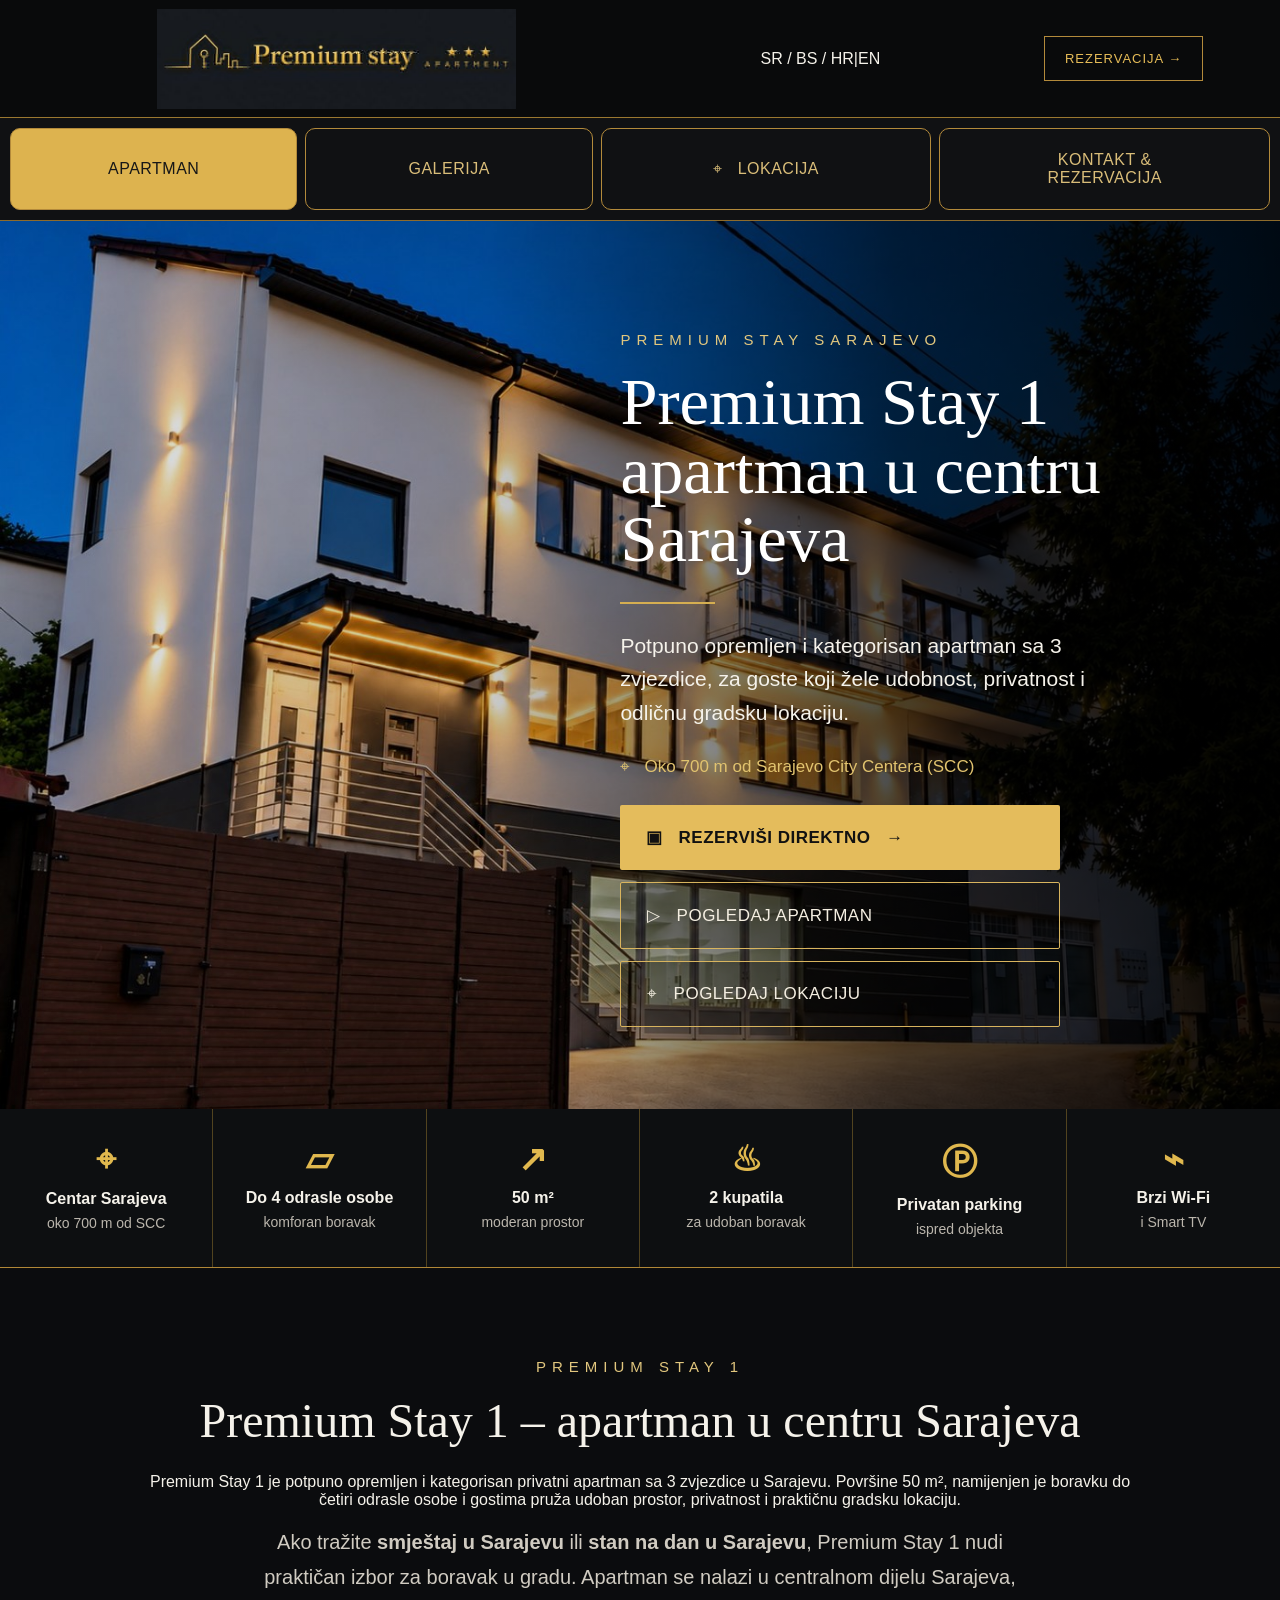
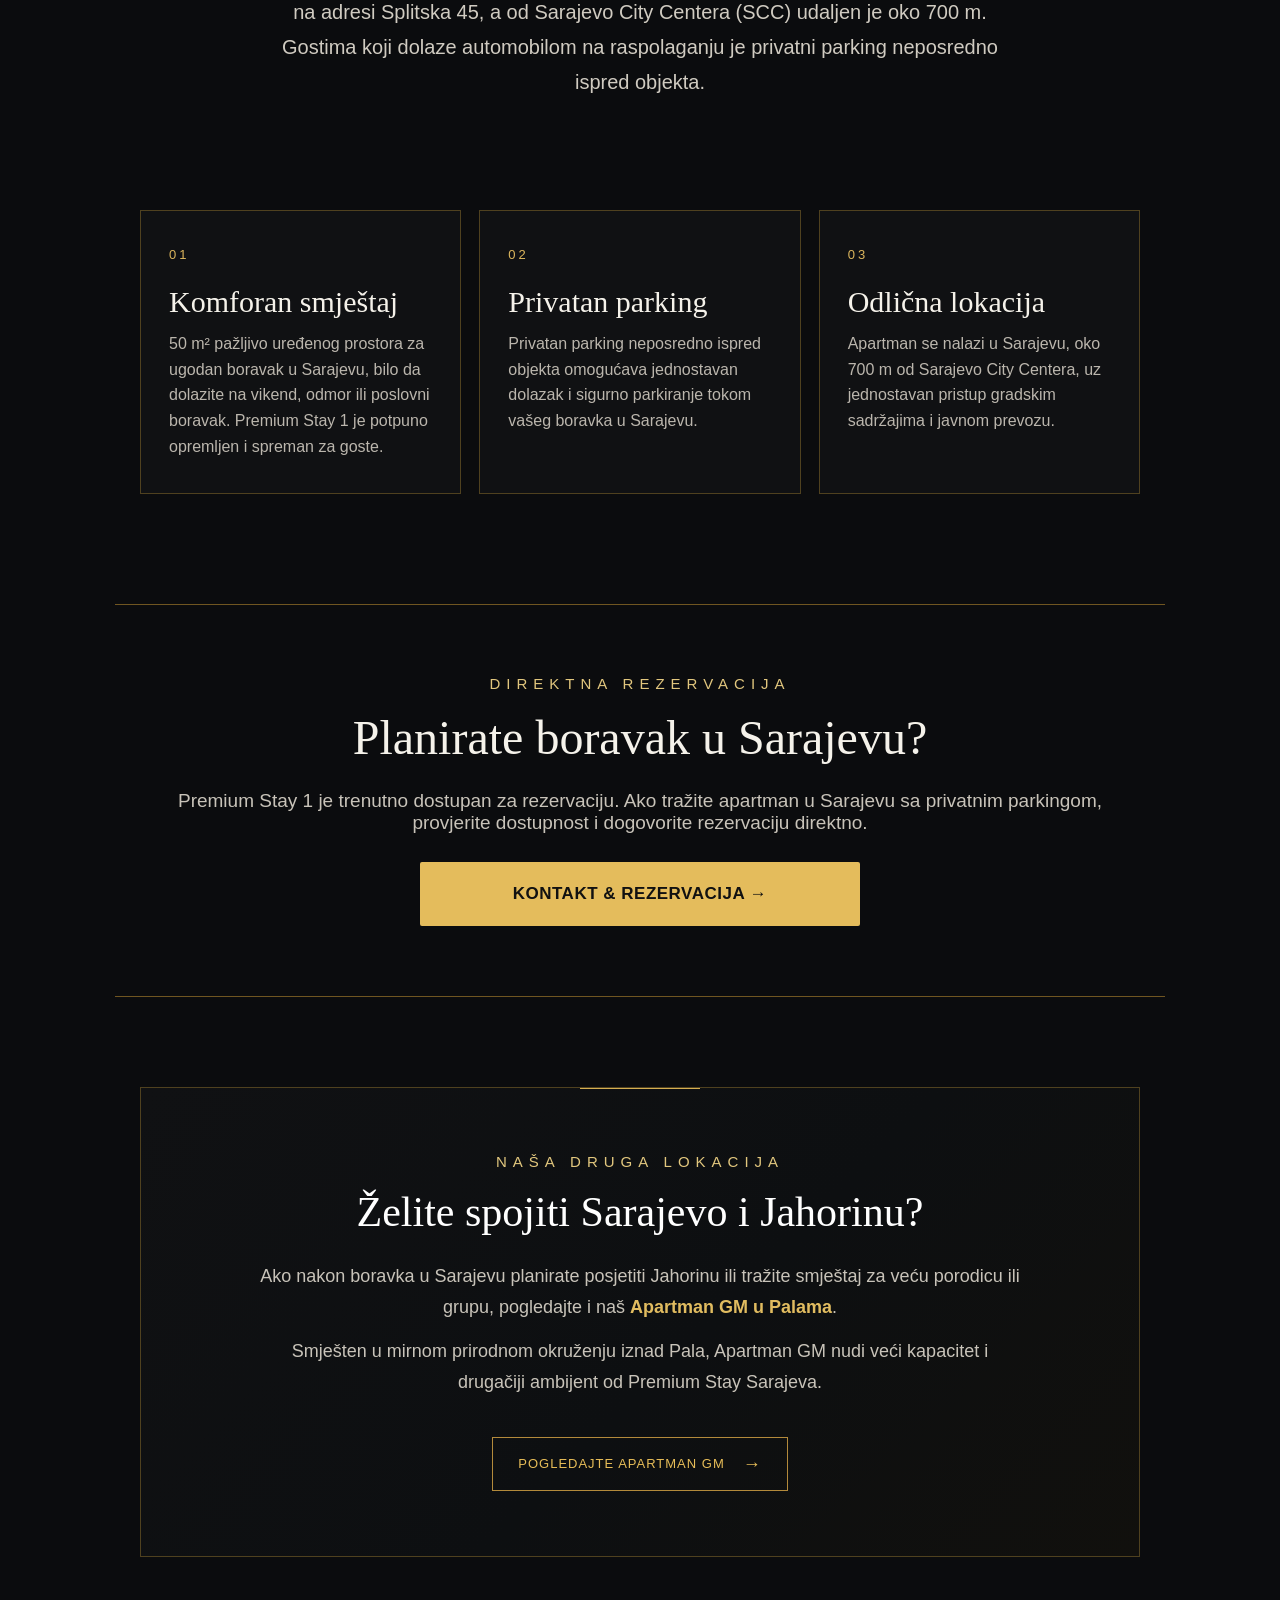
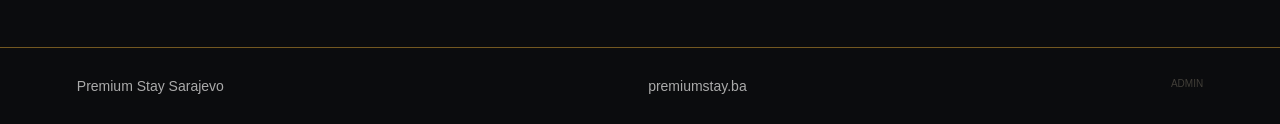
<file: index.html>
<!doctype html>
<html lang="bs">
<head>
<meta charset="utf-8">
<meta name="viewport" content="width=device-width,initial-scale=1">

<title>Apartman Sarajevo centar sa parkingom | Premium Stay</title>

<meta name="description" content="Tražite apartman u Sarajevu? Premium Stay 1 je kategorisan apartman sa 3 zvjezdice, 50 m², za do 4 odrasle osobe, 2 kupatila i privatnim parkingom, oko 700 m od SCC-a.">

<meta name="robots" content="index,follow">
<link rel="canonical" href="https://premiumstay.ba/">
<link rel="alternate" hreflang="sr" href="https://premiumstay.ba/">
<link rel="alternate" hreflang="bs" href="https://premiumstay.ba/">
<link rel="alternate" hreflang="hr" href="https://premiumstay.ba/">
<link rel="alternate" hreflang="en" href="https://premiumstay.ba/index-en.html">
<link rel="alternate" hreflang="x-default" href="https://premiumstay.ba/">
<link rel="stylesheet" href="style.css">

<meta property="og:type" content="website">
<meta property="og:title" content="Apartman Sarajevo centar sa parkingom | Premium Stay">
<meta property="og:description" content="Premium Stay 1 – 50 m², do 4 odrasle osobe, 3 zvjezdice, privatni parking i odlična lokacija u Sarajevu, oko 700 m od SCC-a.">
<meta property="og:url" content="https://premiumstay.ba/">
<meta property="og:image" content="https://premiumstay.ba/hero.jpg">
<meta property="og:image:alt" content="Premium Stay 1 – moderan apartman u Sarajevu">

<script type="application/ld+json">
{
  "@context": "https://schema.org",
  "@type": "LodgingBusiness",
  "@id": "https://premiumstay.ba/#lodging",
  "name": "Premium Stay Sarajevo",
  "url": "https://premiumstay.ba/",
  "image": "https://premiumstay.ba/hero.jpg",
  "description": "Premium Stay Sarajevo – Premium Stay 1 je potpuno opremljen i kategorisan apartman sa 3 zvjezdice u Sarajevu. Apartman ima 50 m², kapacitet do 4 odrasle osobe, 2 kupatila, privatni parking, Wi-Fi i Smart TV.",
  "telephone": "+38765654123",
  "email": "premiumstay.sa@gmail.com",
  "address": {
    "@type": "PostalAddress",
    "streetAddress": "Splitska 45",
    "addressLocality": "Sarajevo",
    "postalCode": "71000",
    "addressCountry": "BA"
  },
  "hasMap": "https://www.google.com/maps/search/?api=1&query=Splitska%2045%2C%20Sarajevo%2C%20Bosnia%20and%20Herzegovina",
  "amenityFeature": [
    {"@type": "LocationFeatureSpecification","name": "Privatan parking","value": true},
    {"@type": "LocationFeatureSpecification","name": "Wi-Fi","value": true},
    {"@type": "LocationFeatureSpecification","name": "Smart TV","value": true},
    {"@type": "LocationFeatureSpecification","name": "2 kupatila","value": true}
  ],
  "starRating": {"@type": "Rating","ratingValue": "3"}
}
</script>
</head>
<body>

<header class="site-header">
<a class="brand" href="index.html" aria-label="Premium Stay Sarajevo – Premium Stay 1">
<img class="brand-logo" src="logo-header.jpg" alt="Premium Stay Sarajevo – Premium Stay 1">
</a>
<div class="lang-switch" aria-label="Jezik">
<a class="active" href="index.html">SR / BS / HR</a><span>|</span><a href="index-en.html">EN</a>
</div>
<a class="header-call" href="tel:+38765654123">REZERVACIJA →</a>
</header>

<nav class="tabs" aria-label="Glavna navigacija">
<a class="active" href="index.html">APARTMAN</a>
<a href="gallery.html">GALERIJA</a>
<a href="location.html">⌖ &nbsp; LOKACIJA</a>
<a href="contact.html">KONTAKT &amp;<br>REZERVACIJA</a>
</nav>

<main>
<section class="hero">
<img src="hero.jpg" alt="Premium Stay 1 – moderan apartman u Sarajevu sa privatnim parkingom">
<div class="hero-shade"></div>
<div class="hero-content">
<p class="eyebrow">PREMIUM STAY SARAJEVO</p>
<h1>Premium Stay 1<br>apartman u centru Sarajeva</h1>
<div class="gold-line"></div>
<p class="lead">Potpuno opremljen i kategorisan apartman sa 3 zvjezdice, za goste koji žele udobnost, privatnost i odličnu gradsku lokaciju.</p>
<p class="distance">⌖ &nbsp; Oko 700 m od Sarajevo City Centera (SCC)</p>
<div class="hero-actions">
<a class="btn primary" href="contact.html">▣ &nbsp; REZERVIŠI DIREKTNO &nbsp; →</a>
<a class="btn secondary" href="#apartman">▷ &nbsp; POGLEDAJ APARTMAN</a>
<a class="btn secondary" href="location.html">⌖ &nbsp; POGLEDAJ LOKACIJU</a>
</div>
</div>
</section>

<section class="facts" id="apartman">
<div><b>⌖</b><strong>Centar Sarajeva</strong><span>oko 700 m od SCC</span></div>
<div><b>▱</b><strong>Do 4 odrasle osobe</strong><span>komforan boravak</span></div>
<div><b>↗</b><strong>50 m²</strong><span>moderan prostor</span></div>
<div><b>♨</b><strong>2 kupatila</strong><span>za udoban boravak</span></div>
<div><b>Ⓟ</b><strong>Privatan parking</strong><span>ispred objekta</span></div>
<div><b>⌁</b><strong>Brzi Wi-Fi</strong><span>i Smart TV</span></div>
</section>

<section class="section intro">
<p class="eyebrow">PREMIUM STAY 1</p>
<h2>Premium Stay 1 – apartman u centru Sarajeva</h2>
<p>Premium Stay 1 je potpuno opremljen i kategorisan privatni apartman sa 3 zvjezdice u Sarajevu. Površine 50 m², namijenjen je boravku do četiri odrasle osobe i gostima pruža udoban prostor, privatnost i praktičnu gradsku lokaciju.</p>
<p>Ako tražite <strong>smještaj u Sarajevu</strong> ili <strong>stan na dan u Sarajevu</strong>, Premium Stay 1 nudi praktičan izbor za boravak u gradu. Apartman se nalazi u centralnom dijelu Sarajeva, na adresi Splitska 45, a od Sarajevo City Centera (SCC) udaljen je oko 700 m. Gostima koji dolaze automobilom na raspolaganju je privatni parking neposredno ispred objekta.</p>
</section>

<section class="section details">
<div class="detail-card"><span class="detail-number">01</span><h3>Komforan smještaj</h3><p>50 m² pažljivo uređenog prostora za ugodan boravak u Sarajevu, bilo da dolazite na vikend, odmor ili poslovni boravak. Premium Stay 1 je potpuno opremljen i spreman za goste.</p></div>
<div class="detail-card"><span class="detail-number">02</span><h3>Privatan parking</h3><p>Privatan parking neposredno ispred objekta omogućava jednostavan dolazak i sigurno parkiranje tokom vašeg boravka u Sarajevu.</p></div>
<div class="detail-card"><span class="detail-number">03</span><h3>Odlična lokacija</h3><p>Apartman se nalazi u Sarajevu, oko 700 m od Sarajevo City Centera, uz jednostavan pristup gradskim sadržajima i javnom prevozu.</p></div>
</section>


<section class="cta">
<p class="eyebrow">DIREKTNA REZERVACIJA</p>
<h2>Planirate boravak u Sarajevu?</h2>
<p>Premium Stay 1 je trenutno dostupan za rezervaciju. Ako tražite apartman u Sarajevu sa privatnim parkingom, provjerite dostupnost i dogovorite rezervaciju direktno.</p>
<a class="btn primary" href="contact.html">KONTAKT &amp; REZERVACIJA →</a>
</section>

<section class="cross-promo" aria-labelledby="apartman-gm-title">
<div class="cross-promo-inner">
<p class="eyebrow">NAŠA DRUGA LOKACIJA</p>
<h2 id="apartman-gm-title">Želite spojiti Sarajevo i Jahorinu?</h2>
<p>Ako nakon boravka u Sarajevu planirate posjetiti Jahorinu ili tražite smještaj za veću porodicu ili grupu, pogledajte i naš <strong>Apartman GM u Palama</strong>.</p>
<p>Smješten u mirnom prirodnom okruženju iznad Pala, Apartman GM nudi veći kapacitet i drugačiji ambijent od Premium Stay Sarajeva.</p>
<a class="cross-promo-link" href="https://apartmangm.com/" aria-label="Pogledajte Apartman GM – smještaj u Palama">POGLEDAJTE APARTMAN GM <span>→</span></a>
</div>
</section>
</main>

<footer>
<span>Premium Stay Sarajevo</span><span>premiumstay.ba</span>
<a href="admin-gallery.html" style="font-size:10px;color:#5e594f;opacity:.65;">ADMIN</a>
</footer>
</body>
</html>
</file>
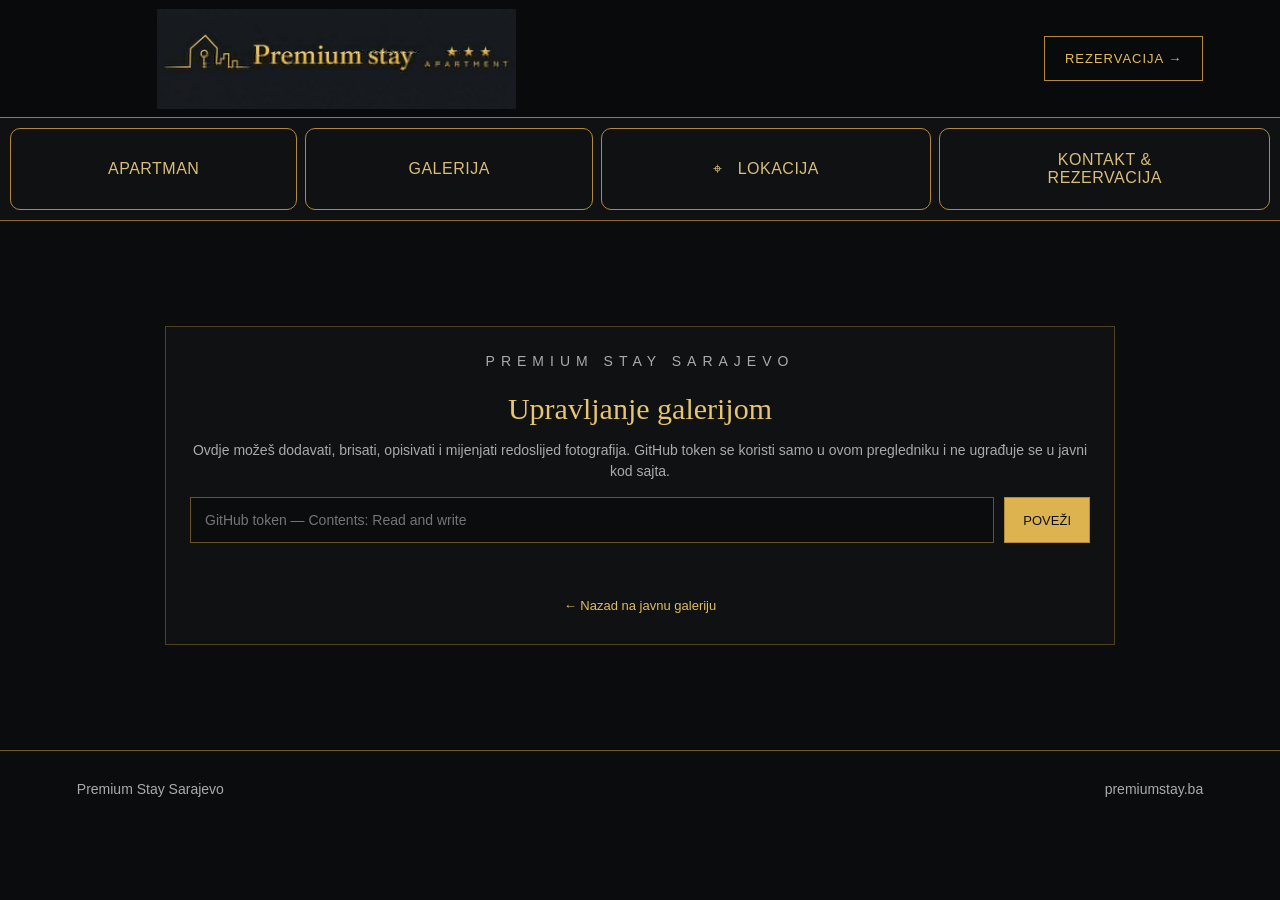
<file: admin-gallery.html>
<!doctype html>
<html lang="bs">
<head>
<meta charset="utf-8"><meta name="viewport" content="width=device-width,initial-scale=1">
<title>Upravljanje galerijom | Premium Stay Sarajevo</title>
<meta name="robots" content="noindex,nofollow,noarchive"><meta name="googlebot" content="noindex,nofollow,noarchive">
<link rel="stylesheet" href="style.css">
<style>
.admin-panel{max-width:1000px;margin:30px auto;border:1px solid #4f411f;background:#101113;padding:24px}.admin-panel h1{font:500 30px Georgia,serif;color:#e7c56e;margin:0 0 10px}.admin-panel p{color:#aaa;font-size:14px;line-height:1.5}.token-row{display:flex;gap:10px;margin-top:15px}.token-row input{flex:1;min-width:0;background:#0b0c0e;color:#f5f2ea;border:1px solid #655225;padding:14px;font-size:14px}.manage-btn{border:1px solid #b38a3b;background:#ddb34f;color:#111;padding:14px 18px;font-size:13px;cursor:pointer}.manage-btn.secondary{background:#101113;color:#e7bd58}.manage-btn:disabled{opacity:.4;cursor:not-allowed}.manage-status{color:#bbb6ad;font-size:13px;min-height:20px;margin-top:10px}.manage-upload{display:flex;gap:10px;align-items:center;flex-wrap:wrap;margin-top:20px}.upload-label{display:inline-block;background:#ddb34f;color:#111;border:1px solid #b38a3b;padding:14px 18px;cursor:pointer;font-weight:700;font-size:13px}.upload-label input{display:none}.manage-hint{font-size:12px!important;color:#8f8a82!important;margin:14px 0}.manage-grid{display:grid;grid-template-columns:repeat(3,1fr);gap:15px;margin-top:18px}.manage-card{border:1px solid #4f411f;background:#0b0c0e;padding:9px;cursor:grab}.manage-card.dragging{opacity:.45}.manage-card img{display:block;width:100%;aspect-ratio:4/3;object-fit:cover}.manage-description{width:100%;box-sizing:border-box;margin:8px 0;background:#101113;color:#f5f2ea;border:1px solid #655225;padding:10px;font-size:13px}.manage-name{font-size:10px;color:#777;margin:2px;white-space:nowrap;overflow:hidden;text-overflow:ellipsis}.manage-actions{display:flex;gap:6px}.manage-actions button{flex:1;padding:9px 5px;font-size:11px;cursor:pointer}.manage-empty{padding:30px;text-align:center;border:1px dashed #4f411f;color:#aaa;margin-top:18px}.hidden{display:none!important}.back-link{display:inline-block;margin-top:22px;color:#dcb65d;font-size:13px}@media(max-width:800px){.manage-grid{grid-template-columns:repeat(2,1fr);gap:10px}.token-row{flex-direction:column}.token-row button{width:100%}.manage-actions{flex-direction:column}.manage-actions button{width:100%}}@media(max-width:500px){.manage-grid{grid-template-columns:1fr}}
</style></head>
<body>
<header class="site-header"><a class="brand" href="index.html" aria-label="Premium Stay Sarajevo"><img class="brand-logo" src="logo-header.jpg" alt="Premium Stay Sarajevo – premium apartman u centru Sarajeva"></a><a class="header-call" href="tel:+38765654123">REZERVACIJA →</a></header>
<nav class="tabs" aria-label="Glavna navigacija"><a href="index.html">APARTMAN</a><a href="gallery.html">GALERIJA</a><a href="location.html">⌖ &nbsp; LOKACIJA</a><a href="contact.html">KONTAKT &amp;<br>REZERVACIJA</a></nav>
<main class="info"><div class="admin-panel"><p class="eyebrow">PREMIUM STAY SARAJEVO</p><h1>Upravljanje galerijom</h1><p>Ovdje možeš dodavati, brisati, opisivati i mijenjati redoslijed fotografija. GitHub token se koristi samo u ovom pregledniku i ne ugrađuje se u javni kod sajta.</p><div class="token-row"><input id="token" type="password" autocomplete="off" placeholder="GitHub token — Contents: Read and write"><button id="connect" class="manage-btn">POVEŽI</button></div><div id="status" class="manage-status"></div><div id="controls" class="hidden"><div class="manage-upload"><label class="upload-label">+ DODAJ FOTOGRAFIJE<input id="upload" type="file" accept="image/jpeg,image/png,image/webp" multiple></label><button id="refresh" class="manage-btn secondary">OSVJEŽI</button><button id="saveOrder" class="manage-btn">SPREMI REDOSLIJED I OPIS</button></div><p class="manage-hint">Upiši opis ispod svake fotografije. Možeš prevući fotografiju na drugo mjesto ili koristiti strelice. Promjene postaju javne tek nakon „SPREMI REDOSLIJED I OPIS“.</p><div id="manageGrid" class="manage-grid"></div><div id="manageEmpty" class="manage-empty hidden">Nema fotografija u galeriji.</div><div id="orderStatus" class="manage-status"></div></div><a class="back-link" href="gallery.html">← Nazad na javnu galeriju</a></div></main>
<footer><span>Premium Stay Sarajevo</span><span>premiumstay.ba</span></footer>
<script>
const OWNER='apartmangm',REPO='premiumstay.ba',BRANCH='main',API=`https://api.github.com/repos/${OWNER}/${REPO}`,excluded=new Set(['hero.jpg','logo-header.jpg','logo.svg','gallery-order.json']);let token='',items=[],dragIndex=null;
const $=id=>document.getElementById(id);function isImage(n){return /\.(jpe?g|png|webp)$/i.test(n)&&!excluded.has(n)}function status(t,g=false){$('status').textContent=t;$('status').style.color=g?'#dcb65d':'#bbb6ad'}function orderStatus(t){$('orderStatus').textContent=t}function headers(){return{'Accept':'application/vnd.github+json','Authorization':`Bearer ${token}`,'X-GitHub-Api-Version':'2022-11-28'}}async function api(u,o={}){const r=await fetch(u,{...o,cache:'no-store',headers:{...headers(),...(o.headers||{})}}),d=await r.json().catch(()=>({}));if(!r.ok)throw Error(d.message||`GitHub greška ${r.status}`);return d}async function root(){return api(`${API}/contents/?ref=${BRANCH}`)}async function getOrder(){try{return await api(`${API}/contents/gallery-order.json?ref=${BRANCH}&_=${Date.now()}`)}catch(e){if(e.message.toLowerCase().includes('not found'))return null;throw e}}function dec(c){const r=atob(c.replace(/\n/g,'')),b=Uint8Array.from(r,x=>x.charCodeAt(0));return new TextDecoder().decode(b)}function enc(t){const b=new TextEncoder().encode(t);let s='';b.forEach(x=>s+=String.fromCharCode(x));return btoa(s)}function norm(o){return o&&Array.isArray(o.images)?o.images.map(x=>typeof x==='string'?{name:x,description:''}:{name:x.name||'',description:x.description||''}).filter(x=>x.name):[]}
async function load(){try{const [r,of]=await Promise.all([root(),getOrder()]),files=r.filter(x=>x.type==='file'&&isImage(x.name)),by=new Map(files.map(x=>[x.name,x])),ord=of?norm(JSON.parse(dec(of.content))):[],ds=new Map(ord.map(x=>[x.name,x.description]));items=[];ord.filter(x=>by.has(x.name)).forEach(x=>items.push({...by.get(x.name),description:ds.get(x.name)||''}));const used=new Set(items.map(x=>x.name));items.push(...files.filter(x=>!used.has(x.name)).map(x=>({...x,description:''})));render();status(`Povezano. Fotografija: ${items.length}`,true);$('controls').classList.remove('hidden')}catch(e){status('Greška: '+e.message);$('controls').classList.add('hidden')}}
function render(){const box=$('manageGrid');box.innerHTML='';$('manageEmpty').classList.toggle('hidden',items.length>0);items.forEach((f,i)=>{const c=document.createElement('article');c.className='manage-card';c.draggable=true;const img=document.createElement('img');img.src=f.download_url;img.alt=f.description||'Premium Stay Sarajevo';const d=document.createElement('input');d.className='manage-description';d.value=f.description||'';d.placeholder='Opis fotografije';d.oninput=()=>f.description=d.value;const n=document.createElement('div');n.className='manage-name';n.textContent=f.name;const a=document.createElement('div');a.className='manage-actions';const l=document.createElement('button');l.className='manage-btn secondary';l.textContent='←';l.disabled=i===0;l.onclick=()=>move(i,i-1);const rr=document.createElement('button');rr.className='manage-btn secondary';rr.textContent='→';rr.disabled=i===items.length-1;rr.onclick=()=>move(i,i+1);const del=document.createElement('button');del.className='manage-btn';del.textContent='OBRIŠI';del.style.background='#2a1818';del.style.color='#f0b2a7';del.onclick=()=>remove(i);a.append(l,rr,del);c.append(img,d,n,a);c.ondragstart=()=>{dragIndex=i;c.classList.add('dragging')};c.ondragend=()=>{dragIndex=null;c.classList.remove('dragging')};c.ondragover=e=>e.preventDefault();c.ondrop=e=>{e.preventDefault();if(dragIndex!==null&&dragIndex!==i)move(dragIndex,i);dragIndex=null};box.append(c)})}function move(a,b){if(b<0||b>=items.length)return;const[x]=items.splice(a,1);items.splice(b,0,x);render()}
async function remove(i){const f=items[i];if(!confirm(`Obrisati fotografiju „${f.name}“?`))return;orderStatus('Brišem fotografiju…');try{await api(`${API}/contents/${encodeURIComponent(f.name)}`,{method:'DELETE',body:JSON.stringify({message:`Delete gallery photo ${f.name}`,sha:f.sha,branch:BRANCH})});items.splice(i,1);await save(true);render();orderStatus('Fotografija je obrisana.')}catch(e){orderStatus('Greška: '+e.message)}}function b64(f){return new Promise((res,rej)=>{const r=new FileReader();r.onload=()=>res(r.result.split(',')[1]);r.onerror=rej;r.readAsDataURL(f)})}function unique(n){const c=n.replace(/[^a-zA-Z0-9._-]/g,'-'),d=c.lastIndexOf('.'),b=d>0?c.slice(0,d):c,e=d>0?c.slice(d).toLowerCase():'.jpg';return`${b}-${Date.now()}${e}`}async function upload(list){if(!list.length)return;orderStatus('Dodajem fotografije…');try{for(const f of list){if(!['image/jpeg','image/png','image/webp'].includes(f.type))continue;const p=unique(f.name);await api(`${API}/contents/${encodeURIComponent(p)}`,{method:'PUT',body:JSON.stringify({message:`Add gallery photo ${p}`,content:await b64(f),branch:BRANCH})})}$('upload').value='';await load();orderStatus('Fotografije su dodane.')}catch(e){orderStatus('Greška pri uploadu: '+e.message)}}async function save(silent=false){const content=JSON.stringify({images:items.map(x=>({name:x.name,description:(x.description||'').trim()}))},null,2)+'\n';try{const cur=await getOrder(),body={message:'Update gallery order and descriptions',content:enc(content),branch:BRANCH};if(cur)body.sha=cur.sha;await api(`${API}/contents/gallery-order.json`,{method:'PUT',body:JSON.stringify(body)});if(!silent)orderStatus('Redoslijed i opisi su spremljeni.')}catch(e){orderStatus('Greška pri spremanju: '+e.message);throw e}}
$('connect').onclick=()=>{token=$('token').value.trim();if(!token)return status('Unesi GitHub token.');load()};$('refresh').onclick=load;$('upload').onchange=e=>upload([...e.target.files]);$('saveOrder').onclick=()=>save(false);
</script></body></html>
</file>
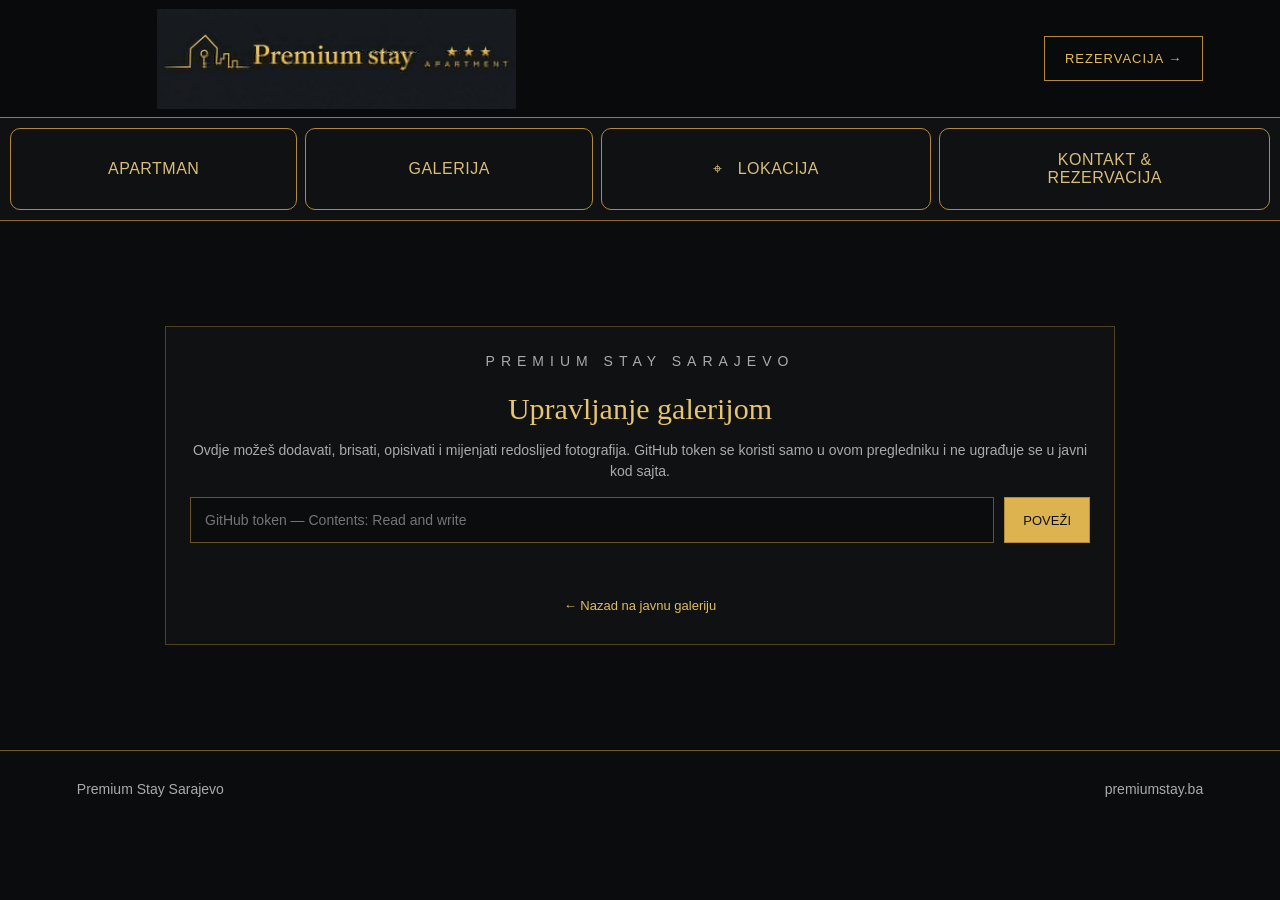
<file: admin.html>
<!doctype html>
<html lang="bs">
<head>
<meta charset="utf-8">
<meta name="viewport" content="width=device-width,initial-scale=1">
<meta name="robots" content="noindex,nofollow,noarchive">
<title>Upravljanje galerijom | Premium Stay Sarajevo</title>
<meta http-equiv="refresh" content="0;url=admin-gallery.html">
<script>window.location.replace('admin-gallery.html');</script>
</head>
<body>
<p>Otvaram novo upravljanje galerijom…</p>
<p><a href="admin-gallery.html">Klikni ovdje ako se stranica ne otvori automatski.</a></p>
</body>
</html>
</file>
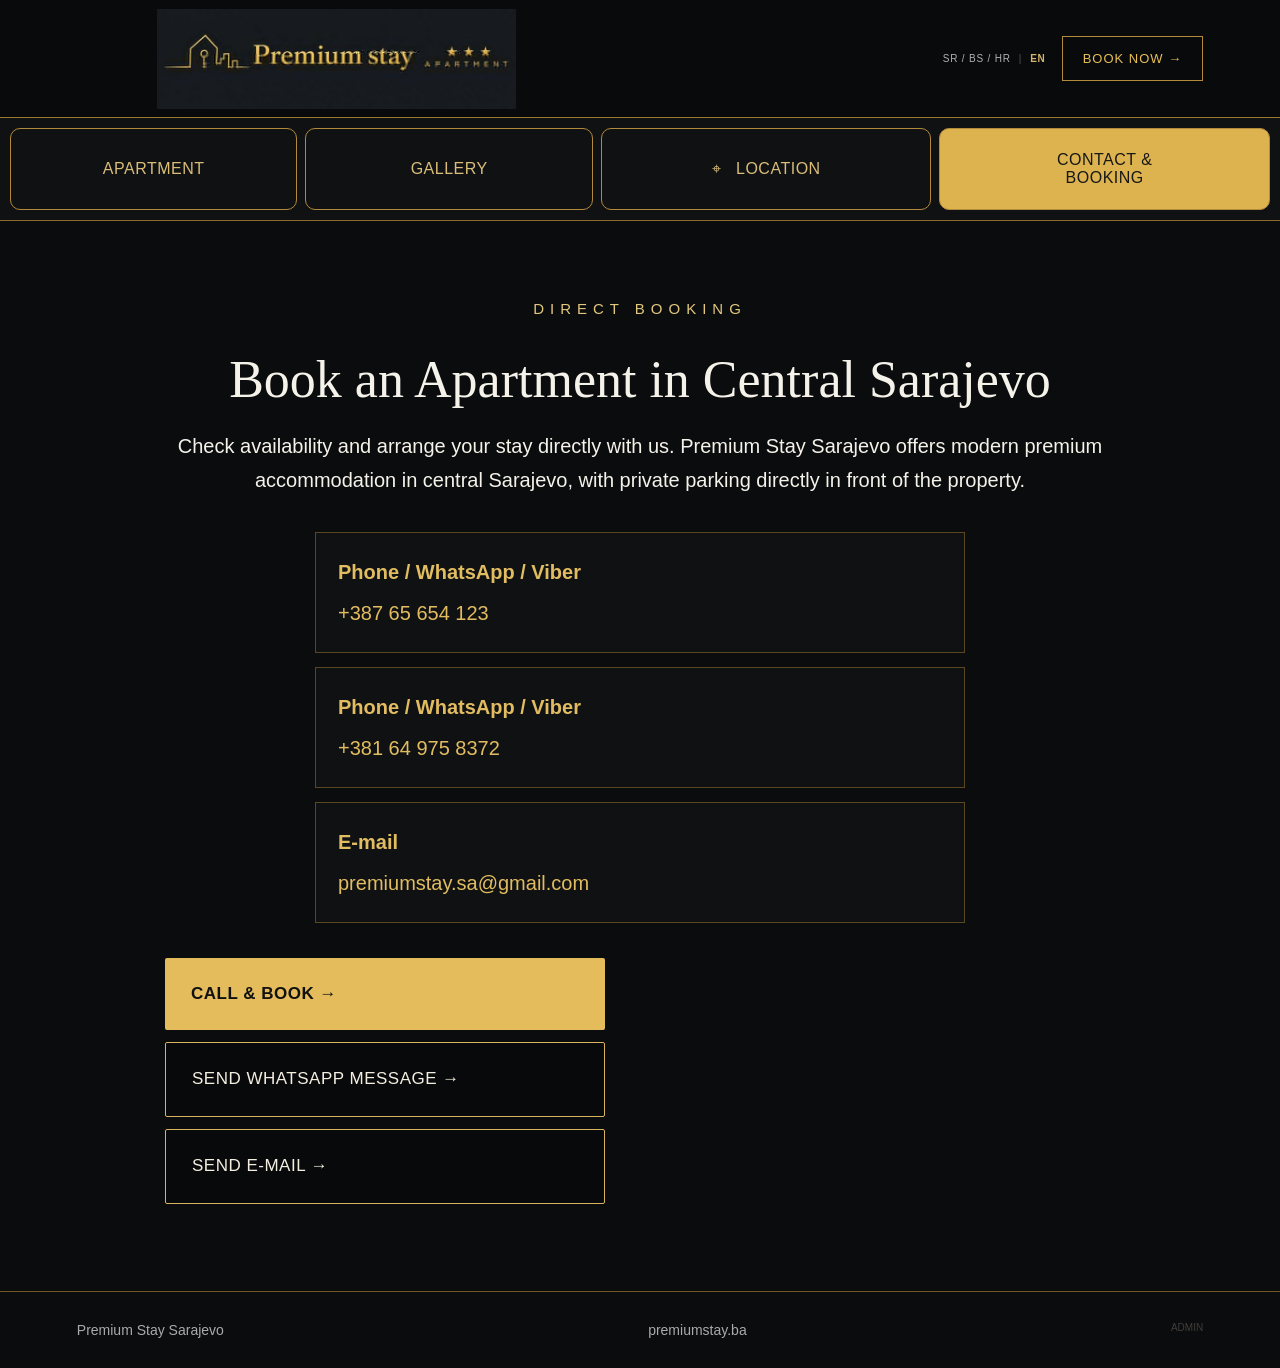
<file: contact-en.html>
<!doctype html>
<html lang="en">
<head>
<meta charset="utf-8">
<meta name="viewport" content="width=device-width,initial-scale=1">

<title>Book an Apartment in Central Sarajevo | Premium Stay</title>

<meta name="description" content="Book Premium Stay 1 – a 3-star apartment in central Sarajevo with private parking. Check availability and book directly by phone, WhatsApp or e-mail.">
<meta name="robots" content="index,follow,max-image-preview:large">

<link rel="canonical" href="https://premiumstay.ba/contact-en.html">
<link rel="alternate" hreflang="sr" href="https://premiumstay.ba/contact.html">
<link rel="alternate" hreflang="bs" href="https://premiumstay.ba/contact.html">
<link rel="alternate" hreflang="hr" href="https://premiumstay.ba/contact.html">
<link rel="alternate" hreflang="en" href="https://premiumstay.ba/contact-en.html">
<link rel="alternate" hreflang="x-default" href="https://premiumstay.ba/contact.html">

<meta property="og:type" content="website">
<meta property="og:locale" content="en_US">
<meta property="og:title" content="Book an Apartment in Central Sarajevo | Premium Stay">
<meta property="og:description" content="Check availability and book Premium Stay 1 directly. Apartment in central Sarajevo with private parking, phone, WhatsApp, Viber and e-mail contact.">
<meta property="og:url" content="https://premiumstay.ba/contact-en.html">
<meta property="og:image" content="https://premiumstay.ba/hero.jpg">
<meta property="og:image:alt" content="Premium Stay Sarajevo – apartment in central Sarajevo">
<meta property="og:site_name" content="Premium Stay Sarajevo">

<meta name="twitter:card" content="summary_large_image">
<meta name="twitter:title" content="Contact & Booking | Premium Stay Sarajevo">
<meta name="twitter:description" content="Direct booking for Premium Stay 1 in central Sarajevo with private parking.">
<meta name="twitter:image" content="https://premiumstay.ba/hero.jpg">

<link rel="stylesheet" href="style.css">

<script type="application/ld+json">
{
  "@context":"https://schema.org",
  "@type":"LodgingBusiness",
  "@id":"https://premiumstay.ba/#lodging",
  "name":"Premium Stay Sarajevo",
  "url":"https://premiumstay.ba/",
  "image":"https://premiumstay.ba/hero.jpg",
  "telephone":"+38765654123",
  "email":"premiumstay.sa@gmail.com",
  "description":"Premium Stay 1 is a categorized 3-star apartment in central Sarajevo with private parking.",
  "address":{
    "@type":"PostalAddress",
    "streetAddress":"Splitska 45",
    "addressLocality":"Sarajevo",
    "addressCountry":"BA"
  },
  "amenityFeature":[
    {
      "@type":"LocationFeatureSpecification",
      "name":"Private parking",
      "value":true
    }
  ]
}
</script>

<script type="application/ld+json">
{
  "@context":"https://schema.org",
  "@type":"BreadcrumbList",
  "itemListElement":[
    {
      "@type":"ListItem",
      "position":1,
      "name":"Premium Stay Sarajevo",
      "item":"https://premiumstay.ba/"
    },
    {
      "@type":"ListItem",
      "position":2,
      "name":"Contact & Booking",
      "item":"https://premiumstay.ba/contact-en.html"
    }
  ]
}
</script>

<style>
.lang-switch{display:flex;align-items:center;gap:8px;margin-left:auto;margin-right:16px;font-size:10px;letter-spacing:.08em;white-space:nowrap}
.lang-switch a{color:#aeb1b6}
.lang-switch a.active{color:#d4b46d;font-weight:700}
.lang-switch span{color:#555}
@media(max-width:800px){.lang-switch{font-size:8px;gap:5px;margin-right:8px}}
</style>
</head>

<body>

<header class="site-header">

<a class="brand" href="index-en.html" aria-label="Premium Stay Sarajevo – apartment in central Sarajevo">
<img class="brand-logo" src="logo-header.jpg" alt="Premium Stay Sarajevo – premium apartment in central Sarajevo">
</a>

<div class="lang-switch" aria-label="Language">
<a href="contact.html">SR / BS / HR</a>
<span>|</span>
<a class="active" href="contact-en.html">EN</a>
</div>

<a class="header-call" href="tel:+38765654123">BOOK NOW →</a>

</header>

<nav class="tabs" aria-label="Main navigation">
<a href="index-en.html">APARTMENT</a>
<a href="gallery-en.html">GALLERY</a>
<a href="location-en.html">⌖ &nbsp; LOCATION</a>
<a class="active" href="contact-en.html">CONTACT &amp;<br>BOOKING</a>
</nav>

<main class="info">

<p class="eyebrow">DIRECT BOOKING</p>

<h1>Book an Apartment in Central Sarajevo</h1>

<p>
Check availability and arrange your stay directly with us.
Premium Stay Sarajevo offers modern premium accommodation in central
Sarajevo, with private parking directly in front of the property.
</p>

<div class="contact-list">

<a class="contact-card" href="tel:+38765654123">
<strong>Phone / WhatsApp / Viber</strong>
+387 65 654 123
</a>

<a class="contact-card" href="tel:+381649758372">
<strong>Phone / WhatsApp / Viber</strong>
+381 64 975 8372
</a>

<a class="contact-card" href="mailto:premiumstay.sa@gmail.com">
<strong>E-mail</strong>
premiumstay.sa@gmail.com
</a>

</div>

<a class="btn primary" href="tel:+38765654123">
CALL &amp; BOOK →
</a>

<a class="btn secondary" href="https://wa.me/38765654123">
SEND WHATSAPP MESSAGE →
</a>

<a class="btn secondary" href="mailto:premiumstay.sa@gmail.com">
SEND E-MAIL →
</a>

</main>

<footer>
<span>Premium Stay Sarajevo</span>
<span>premiumstay.ba</span>
<a href="admin-gallery.html" style="font-size:10px;color:#5e594f;opacity:.65;">ADMIN</a>
</footer>

</body>
</html>
</file>
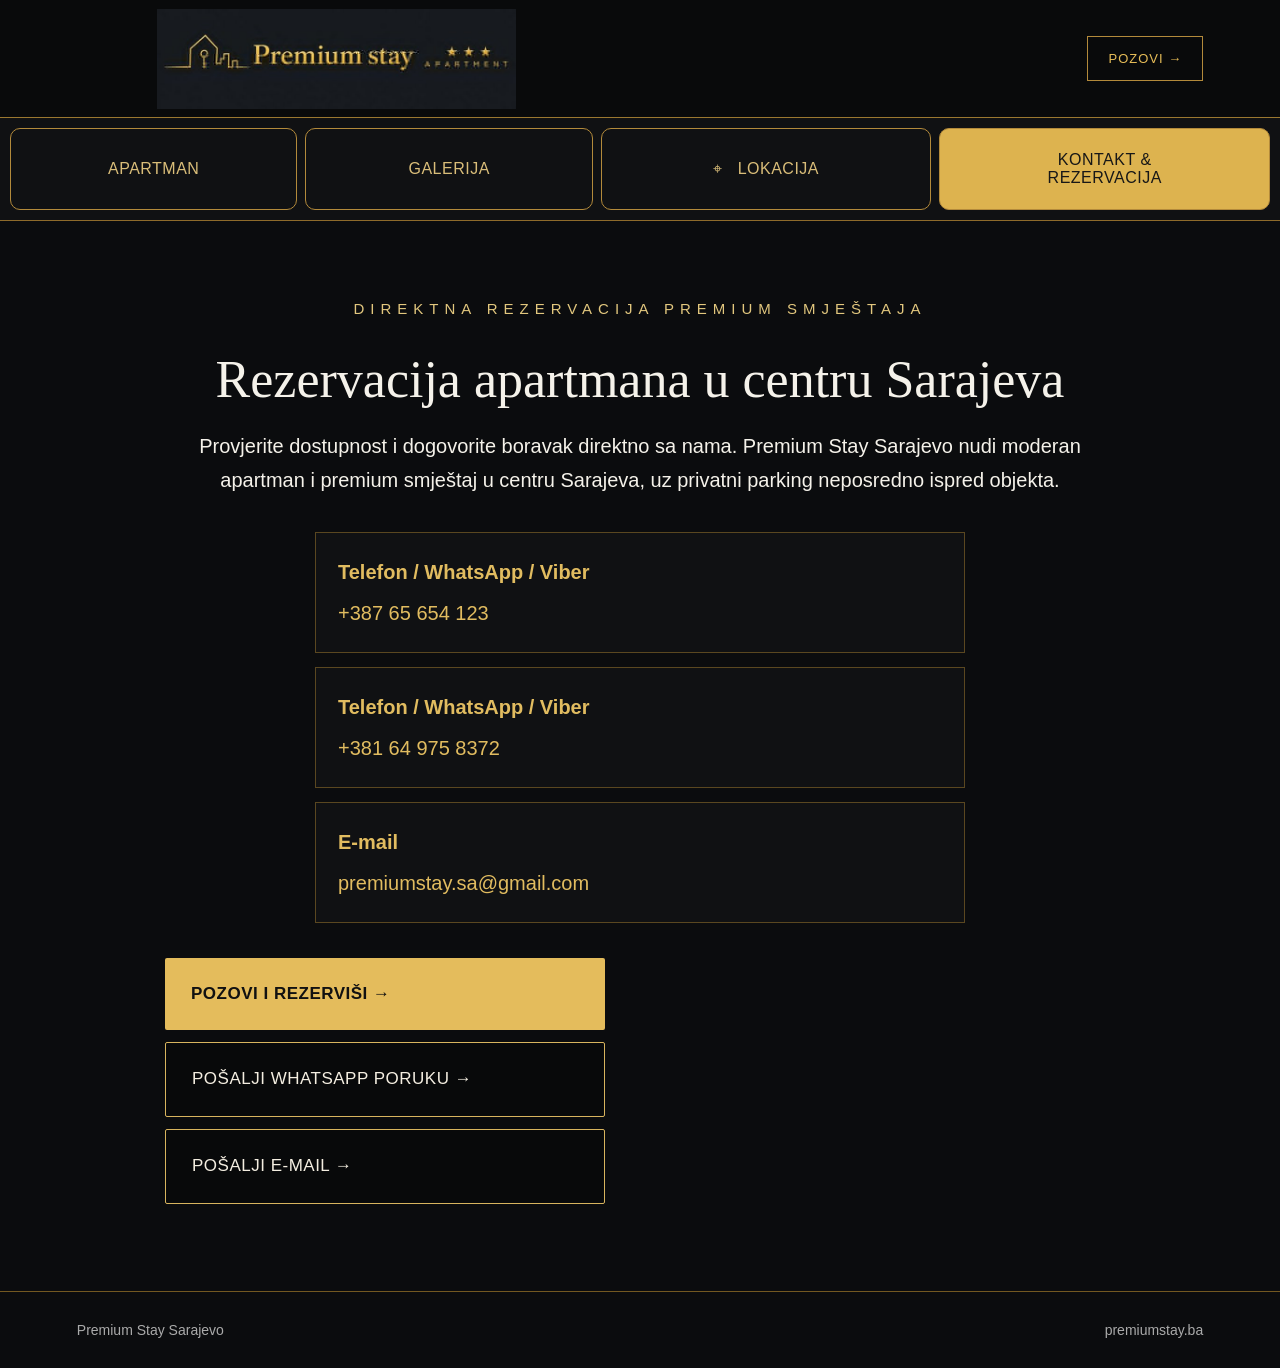
<file: contact.html>
<!doctype html>
<html lang="bs">
<head>
<meta charset="utf-8">
<meta name="viewport" content="width=device-width,initial-scale=1">

<title>Rezervacija apartmana Sarajevo centar | Premium Stay</title>

<meta name="description" content="Rezervišite Premium Stay 1 – apartman u centru Sarajeva sa privatnim parkingom. Provjerite dostupnost i rezervišite direktno telefonom, WhatsAppom ili e-mailom.">

<meta name="robots" content="index,follow,max-image-preview:large">

<link rel="canonical" href="https://premiumstay.ba/contact.html">

<meta property="og:type" content="website">
<meta property="og:locale" content="bs_BA">
<meta property="og:title" content="Rezervacija apartmana Sarajevo centar | Premium Stay">
<meta property="og:description" content="Direktna rezervacija apartmana u centru Sarajeva. Provjerite dostupnost i dogovorite boravak telefonom, WhatsAppom, Viberom ili e-mailom.">
<meta property="og:url" content="https://premiumstay.ba/contact.html">
<meta property="og:image" content="https://premiumstay.ba/hero.jpg">
<meta property="og:image:alt" content="Premium Stay Sarajevo – apartman u centru Sarajeva">
<meta property="og:site_name" content="Premium Stay Sarajevo">

<meta name="twitter:card" content="summary_large_image">
<meta name="twitter:title" content="Kontakt i rezervacija | Premium Stay Sarajevo">
<meta name="twitter:description" content="Direktna rezervacija apartmana u centru Sarajeva sa privatnim parkingom.">
<meta name="twitter:image" content="https://premiumstay.ba/hero.jpg">

<link rel="stylesheet" href="style.css">

<script type="application/ld+json">
{
  "@context": "https://schema.org",
  "@type": "LodgingBusiness",
  "@id": "https://premiumstay.ba/#lodging",
  "name": "Premium Stay Sarajevo",
  "url": "https://premiumstay.ba/",
  "image": [
    "https://premiumstay.ba/hero.jpg"
  ],
  "telephone": "+38765654123",
  "email": "premiumstay.sa@gmail.com",
  "description": "Premium smještaj i apartman u centru Sarajeva sa privatnim parkingom.",
  "address": {
    "@type": "PostalAddress",
    "streetAddress": "Splitska 45",
    "addressLocality": "Sarajevo",
    "addressCountry": "BA"
  }
}
</script>

<script type="application/ld+json">
{
  "@context": "https://schema.org",
  "@type": "BreadcrumbList",
  "itemListElement": [
    {
      "@type": "ListItem",
      "position": 1,
      "name": "Premium Stay Sarajevo",
      "item": "https://premiumstay.ba/"
    },
    {
      "@type": "ListItem",
      "position": 2,
      "name": "Kontakt i rezervacija",
      "item": "https://premiumstay.ba/contact.html"
    }
  ]
}
</script>

</head>

<body>

<header class="site-header">

<a class="brand"
   href="index.html"
   aria-label="Premium Stay Sarajevo – apartman u centru Sarajeva">

<img class="brand-logo"
     src="logo-header.jpg"
     alt="Premium Stay Sarajevo – premium apartman u centru Sarajeva">

</a>

<a class="header-call" href="tel:+38765654123">
POZOVI →
</a>

</header>

<nav class="tabs" aria-label="Glavna navigacija">

<a href="index.html">
APARTMAN
</a>

<a href="gallery.html">
GALERIJA
</a>

<a href="location.html">
⌖ &nbsp; LOKACIJA
</a>

<a class="active" href="contact.html">
KONTAKT &amp;<br>REZERVACIJA
</a>

</nav>

<main class="info">

<p class="eyebrow">
DIREKTNA REZERVACIJA PREMIUM SMJEŠTAJA
</p>

<h1>
Rezervacija apartmana u centru Sarajeva
</h1>

<p>
Provjerite dostupnost i dogovorite boravak direktno sa nama.
Premium Stay Sarajevo nudi moderan apartman i premium smještaj
u centru Sarajeva, uz privatni parking neposredno ispred objekta.
</p>

<div class="contact-list">

<a class="contact-card" href="tel:+38765654123">
<strong>Telefon / WhatsApp / Viber</strong>
+387 65 654 123
</a>

<a class="contact-card" href="tel:+381649758372">
<strong>Telefon / WhatsApp / Viber</strong>
+381 64 975 8372
</a>

<a class="contact-card" href="mailto:premiumstay.sa@gmail.com">
<strong>E-mail</strong>
premiumstay.sa@gmail.com
</a>

</div>

<a class="btn primary" href="tel:+38765654123">
POZOVI I REZERVIŠI →
</a>

<a class="btn secondary"
   href="https://wa.me/38765654123">
POŠALJI WHATSAPP PORUKU →
</a>

<a class="btn secondary"
   href="mailto:premiumstay.sa@gmail.com">
POŠALJI E-MAIL →
</a>

</main>

<footer>

<span>
Premium Stay Sarajevo
</span>

<span>
premiumstay.ba
</span>

</footer>

</body>
</html>
</file>
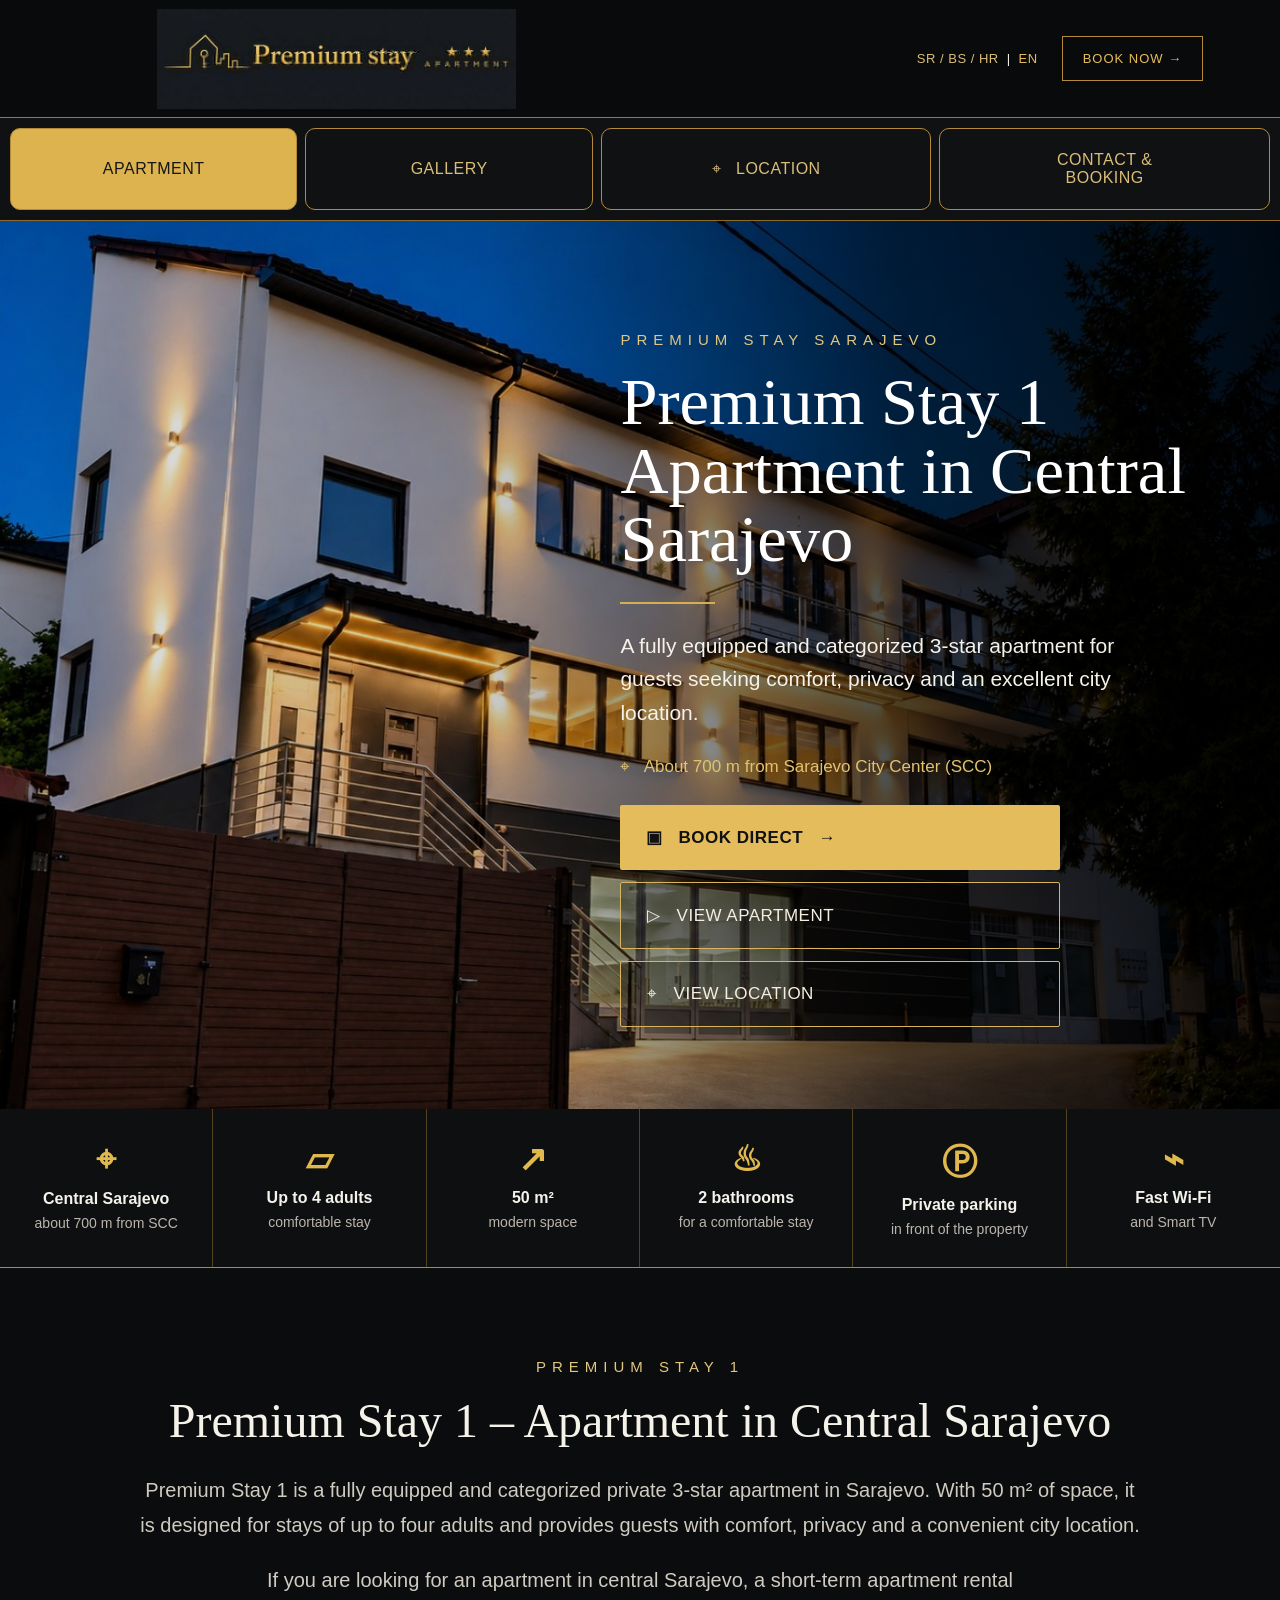
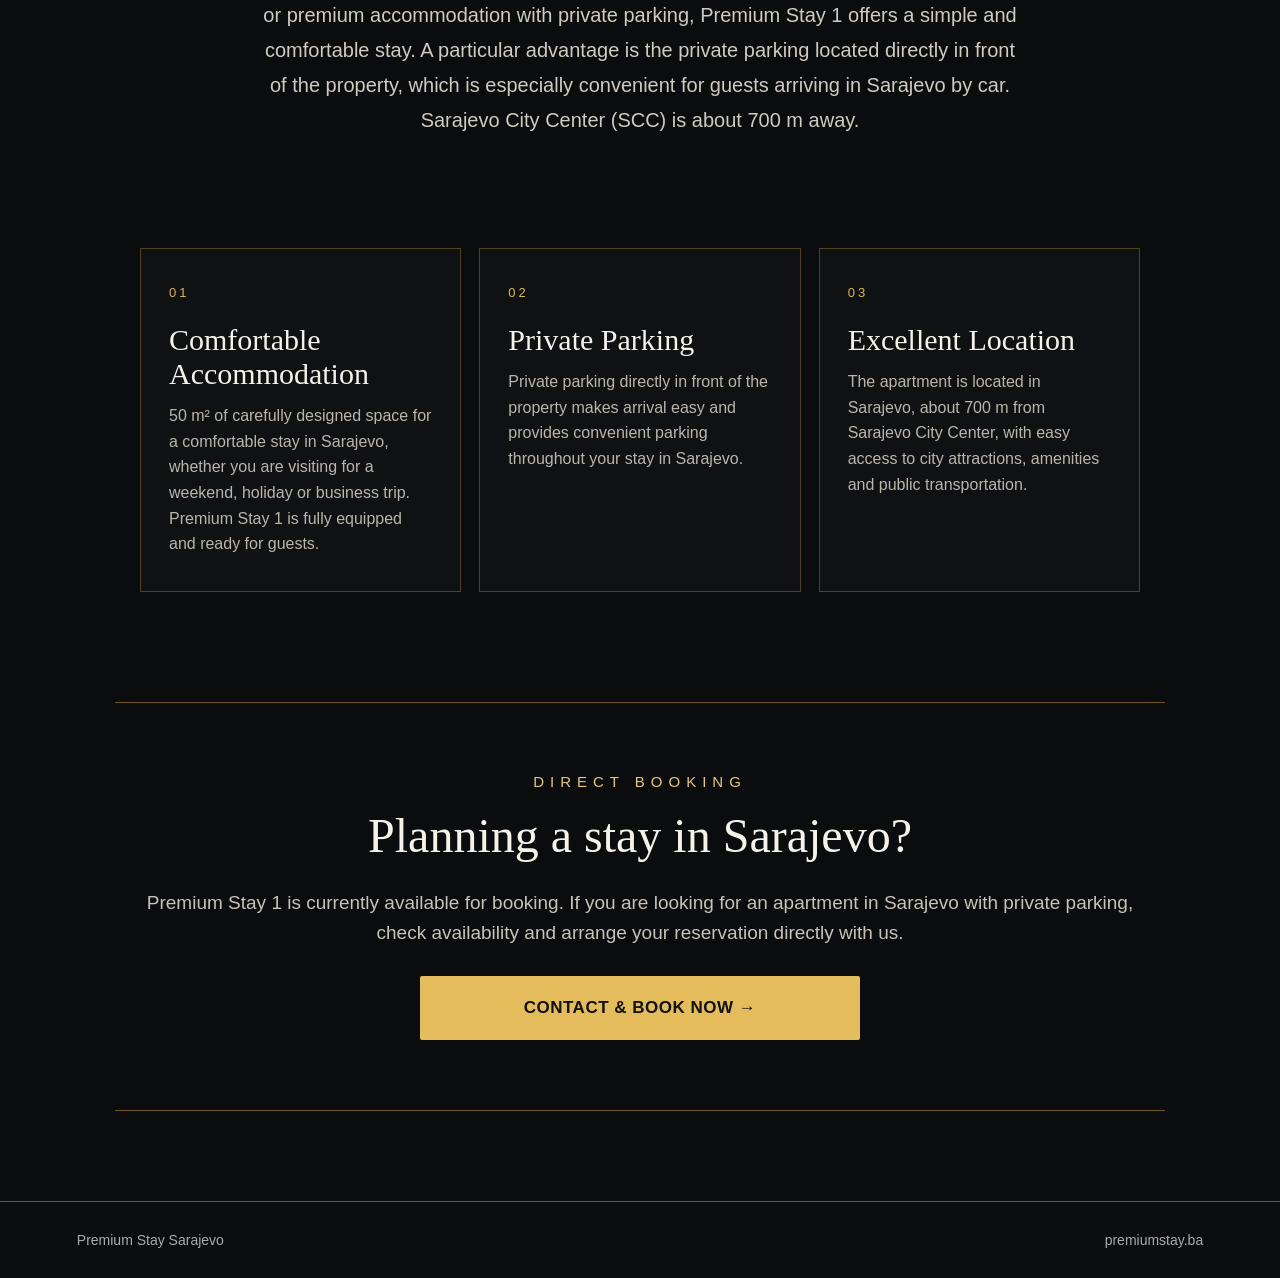
<file: index-en.html>
<!doctype html>
<html lang="en">
<head>
<meta charset="utf-8">
<meta name="viewport" content="width=device-width,initial-scale=1">

<title>Premium Stay Sarajevo | Premium Stay 1 – Apartment in Central Sarajevo</title>

<meta name="description" content="Premium Stay 1 – fully equipped and categorized 3-star apartment in Sarajevo. 50 m², up to 4 adults, private parking, 2 bathrooms, fast Wi-Fi and Smart TV. About 700 m from Sarajevo City Center (SCC).">

<meta name="robots" content="index,follow">

<link rel="canonical" href="https://premiumstay.ba/index-en.html">

<link rel="alternate" hreflang="sr" href="https://premiumstay.ba/">
<link rel="alternate" hreflang="bs" href="https://premiumstay.ba/">
<link rel="alternate" hreflang="hr" href="https://premiumstay.ba/">
<link rel="alternate" hreflang="en" href="https://premiumstay.ba/index-en.html">
<link rel="alternate" hreflang="x-default" href="https://premiumstay.ba/">

<meta property="og:type" content="website">
<meta property="og:title" content="Premium Stay Sarajevo | Premium Stay 1 – Apartment in Central Sarajevo">
<meta property="og:description" content="Premium Stay 1 – 50 m², up to 4 adults, 3 stars, private parking and an excellent location in Sarajevo, about 700 m from Sarajevo City Center (SCC).">
<meta property="og:url" content="https://premiumstay.ba/index-en.html">
<meta property="og:image" content="https://premiumstay.ba/hero.jpg">
<meta property="og:image:alt" content="Premium Stay 1 – modern apartment in Sarajevo">

<style>

*{box-sizing:border-box}

html{
scroll-behavior:smooth
}

body{
margin:0;
background:#0b0c0e;
color:#f5f2ea;
font-family:Arial,sans-serif
}

a{
color:inherit;
text-decoration:none
}

.site-header{
min-height:118px;
background:#090a0b;
border-bottom:1px solid #9b7830;
display:flex;
align-items:center;
justify-content:space-between;
padding:0 6%;
position:relative;
z-index:3
}

.brand{
display:flex;
align-items:center;
width:min(520px,52vw);
height:100px
}

.brand-logo{
display:block;
width:100%;
height:auto;
max-height:100px;
object-fit:contain
}

.lang-switch{
display:flex;
align-items:center;
gap:8px;
margin-left:auto;
margin-right:24px;
font-size:13px;
letter-spacing:.5px;
white-space:nowrap
}

.lang-switch a{
color:#d9bd79
}

.lang-switch a.active{
color:#e4bc5c
}

.header-call{
border:1px solid #b38a3b;
color:#e7bd58;
padding:14px 20px;
letter-spacing:1px;
font-size:13px
}

.tabs{
display:grid;
grid-template-columns:1fr 1fr 1.15fr 1.15fr;
gap:8px;
padding:10px;
background:#101113;
border-bottom:1px solid #8e6b2b;
position:relative;
z-index:3
}

.tabs a{
min-height:82px;
border:1px solid #b38a3b;
border-radius:10px;
display:flex;
align-items:center;
justify-content:center;
text-align:center;
color:#d9bd79;
letter-spacing:.5px;
transition:.2s
}

.tabs a:hover,
.tabs a.active{
background:#ddb34f;
color:#171717
}

.hero{
position:relative;
min-height:790px;
overflow:hidden;
background:#0b0c0e
}

.hero>img{
position:absolute;
inset:0;
width:100%;
height:100%;
object-fit:cover;
object-position:center center
}

.hero-shade{
position:absolute;
inset:0;
background:linear-gradient(
90deg,
rgba(0,0,0,.12),
rgba(0,0,0,.20) 38%,
rgba(0,0,0,.70) 70%,
rgba(0,0,0,.90) 100%
)
}

.hero-content{
position:relative;
z-index:2;
width:min(570px,47%);
margin-left:auto;
margin-right:7%;
padding-top:110px;
padding-bottom:70px
}

.eyebrow{
letter-spacing:6px;
color:#e2c77e;
font-size:15px;
margin:0 0 20px
}

.hero h1{
font:500 clamp(48px,5.2vw,82px)/1.03 Georgia,serif;
margin:0 0 28px;
color:#fff
}

.gold-line{
height:2px;
width:95px;
background:#d5ae51;
margin:25px 0
}

.lead{
font-size:21px;
line-height:1.6;
max-width:520px
}

.distance{
font-size:17px;
color:#e1c36f;
margin:28px 0
}

.hero-actions{
margin-top:10px
}

.btn{
display:block;
width:min(100%,440px);
padding:22px 26px;
margin:12px 0;
border-radius:2px;
text-align:left;
font-size:17px;
letter-spacing:.5px;
transition:.2s
}

.btn:hover{
transform:translateY(-1px)
}

.primary{
background:#e4bc5c;
color:#111;
font-weight:700
}

.secondary{
border:1px solid #d8b45e;
color:#f4eee1;
background:rgba(0,0,0,.28)
}

.facts{
display:grid;
grid-template-columns:repeat(6,1fr);
background:#0d0f11;
border-bottom:1px solid #b08737
}

.facts div{
text-align:center;
padding:30px 10px;
border-right:1px solid #51431f
}

.facts div:last-child{
border-right:0
}

.facts b{
display:block;
color:#e0b84e;
font-size:35px;
margin-bottom:10px
}

.facts strong,
.facts span{
display:block
}

.facts strong{
font-size:16px
}

.facts span{
color:#bbb6ad;
margin-top:7px;
font-size:14px
}

.section{
max-width:1050px;
margin:auto;
padding:90px 25px
}

.intro{
text-align:center
}

.intro h2,
.cta h2{
font:500 48px/1.1 Georgia,serif;
margin:0 0 25px
}

.intro p:not(.eyebrow){
font-size:20px;
line-height:1.75;
color:#d0cbc1
}

.intro p:last-child{
max-width:760px;
margin:0 auto
}

.details{
display:grid;
grid-template-columns:repeat(3,1fr);
gap:18px;
padding-top:20px
}

.detail-card{
border:1px solid #4f411f;
padding:34px 28px;
min-height:220px;
background:#101113
}

.detail-number{
color:#dcb65d;
font-size:13px;
letter-spacing:3px
}

.detail-card h3{
font:500 30px Georgia,serif;
margin:22px 0 12px
}

.detail-card p{
color:#bbb6ad;
line-height:1.6;
margin:0
}

.cta{
max-width:1050px;
margin:20px auto 90px;
padding:70px 30px;
text-align:center;
border-top:1px solid #705621;
border-bottom:1px solid #705621
}

.cta p:not(.eyebrow){
font-size:19px;
color:#c8c3b9;
line-height:1.6
}

.cta .btn{
margin:28px auto 0;
text-align:center
}

footer{
padding:30px 6%;
border-top:1px solid #735821;
color:#aaa;
display:flex;
justify-content:space-between;
font-size:14px
}

@media(max-width:800px){

.site-header{
min-height:92px;
height:92px;
padding:0 4%;
gap:8px
}

.brand{
width:min(270px,58vw);
height:78px;
flex:1 1 auto
}

.brand-logo{
width:100%;
max-height:78px
}

.lang-switch{
font-size:10px;
gap:4px;
margin:0 2px 0 0
}

.header-call{
flex:0 0 auto;
padding:12px 10px;
font-size:10px
}

.tabs{
grid-template-columns:1fr 1fr 1.1fr 1.25fr;
gap:5px;
padding:8px
}

.tabs a{
min-height:76px;
font-size:11px
}

.hero{
min-height:0;
height:auto;
display:block;
overflow:hidden;
padding:0;
background:#0b0c0e
}

.hero>img{
position:relative;
inset:auto;
width:100%;
height:auto;
aspect-ratio:16/9;
object-fit:cover;
object-position:center center;
display:block
}

.hero-shade{
inset:0 0 auto 0;
height:56.25vw;
background:linear-gradient(
180deg,
rgba(0,0,0,.03) 0%,
rgba(0,0,0,.08) 45%,
rgba(0,0,0,.68) 100%
);
pointer-events:none
}

.hero-content{
width:100%;
margin:0;
margin-top:-95px;
padding:95px 24px 55px;
position:relative;
left:auto;
bottom:auto;
background:linear-gradient(
180deg,
rgba(11,12,14,0) 0,
#0b0c0e 105px,
#0b0c0e 100%
)
}

.eyebrow{
font-size:11px;
letter-spacing:4px;
margin-bottom:14px
}

.hero h1{
font-size:clamp(38px,10vw,50px);
line-height:1.05;
margin-bottom:20px
}

.gold-line{
width:82px;
margin:20px 0
}

.lead{
font-size:17px;
line-height:1.55;
max-width:520px
}

.distance{
font-size:14px;
line-height:1.5;
margin:20px 0
}

.hero-actions{
margin-top:8px
}

.btn{
width:100%;
font-size:13px;
padding:18px 16px;
margin:10px 0
}

.facts{
grid-template-columns:repeat(3,1fr)
}

.facts div{
padding:22px 5px
}

.facts b{
font-size:27px;
margin-bottom:9px
}

.facts strong{
font-size:13px
}

.facts span{
font-size:10px
}

.facts div:nth-child(3){
border-right:0
}

.section{
padding:65px 20px
}

.intro h2,
.cta h2{
font-size:38px
}

.intro p:not(.eyebrow){
font-size:17px;
line-height:1.65
}

.details{
grid-template-columns:1fr;
gap:12px
}

.detail-card{
min-height:auto
}

.cta{
margin:10px 20px 65px;
padding:55px 20px
}

footer{
padding:25px 5%;
font-size:11px
}

}

</style>

<script type="application/ld+json">
{
  "@context": "https://schema.org",
  "@type": "LodgingBusiness",
  "name": "Premium Stay 1",
  "url": "https://premiumstay.ba/index-en.html",
  "image": "https://premiumstay.ba/hero.jpg",
  "description": "Premium Stay 1 is a fully equipped and categorized 3-star apartment in Sarajevo. The apartment offers 50 m² of space, accommodation for up to 4 adults, 2 bathrooms, private parking, Wi-Fi and Smart TV.",
  "telephone": "+38765654123",
  "email": "premiumstay.sa@gmail.com",
  "address": {
    "@type": "PostalAddress",
    "addressLocality": "Sarajevo",
    "addressCountry": "BA"
  },
  "amenityFeature": [
    {
      "@type": "LocationFeatureSpecification",
      "name": "Private parking",
      "value": true
    },
    {
      "@type": "LocationFeatureSpecification",
      "name": "Wi-Fi",
      "value": true
    },
    {
      "@type": "LocationFeatureSpecification",
      "name": "Smart TV",
      "value": true
    },
    {
      "@type": "LocationFeatureSpecification",
      "name": "2 bathrooms",
      "value": true
    }
  ],
  "starRating": {
    "@type": "Rating",
    "ratingValue": "3"
  }
}
</script>

</head>

<body>

<header class="site-header">

<a class="brand"
   href="index-en.html"
   aria-label="Premium Stay Sarajevo – Premium Stay 1">

<img class="brand-logo"
     src="logo-header.jpg"
     alt="Premium Stay Sarajevo – Premium Stay 1">

</a>

<div class="lang-switch" aria-label="Language">
<a href="index.html">SR / BS / HR</a>
<span>|</span>
<a class="active" href="index-en.html">EN</a>
</div>

<a class="header-call" href="tel:+38765654123">
BOOK NOW →
</a>

</header>


<nav class="tabs" aria-label="Main navigation">

<a class="active" href="index-en.html">
APARTMENT
</a>

<a href="gallery-en.html">
GALLERY
</a>

<a href="location-en.html">
⌖ &nbsp; LOCATION
</a>

<a href="contact-en.html">
CONTACT &amp;<br>BOOKING
</a>

</nav>


<main>

<section class="hero">

<img
src="hero.jpg"
alt="Premium Stay 1 – modern apartment in Sarajevo with private parking"
>

<div class="hero-shade"></div>

<div class="hero-content">

<p class="eyebrow">
PREMIUM STAY SARAJEVO
</p>

<h1>
Premium Stay 1<br>
Apartment in Central Sarajevo
</h1>

<div class="gold-line"></div>

<p class="lead">
A fully equipped and categorized 3-star apartment
for guests seeking comfort, privacy and an excellent city location.
</p>

<p class="distance">
⌖ &nbsp; About 700 m from Sarajevo City Center (SCC)
</p>

<div class="hero-actions">

<a class="btn primary" href="contact-en.html">
▣ &nbsp; BOOK DIRECT &nbsp; →
</a>

<a class="btn secondary" href="#apartment">
▷ &nbsp; VIEW APARTMENT
</a>

<a class="btn secondary" href="location-en.html">
⌖ &nbsp; VIEW LOCATION
</a>

</div>

</div>

</section>


<section class="facts" id="apartment">

<div>
<b>⌖</b>
<strong>Central Sarajevo</strong>
<span>about 700 m from SCC</span>
</div>

<div>
<b>▱</b>
<strong>Up to 4 adults</strong>
<span>comfortable stay</span>
</div>

<div>
<b>↗</b>
<strong>50 m²</strong>
<span>modern space</span>
</div>

<div>
<b>♨</b>
<strong>2 bathrooms</strong>
<span>for a comfortable stay</span>
</div>

<div>
<b>Ⓟ</b>
<strong>Private parking</strong>
<span>in front of the property</span>
</div>

<div>
<b>⌁</b>
<strong>Fast Wi-Fi</strong>
<span>and Smart TV</span>
</div>

</section>


<section class="section intro">

<p class="eyebrow">
PREMIUM STAY 1
</p>

<h2>
Premium Stay 1 – Apartment in Central Sarajevo
</h2>

<p>
Premium Stay 1 is a fully equipped and categorized private
3-star apartment in Sarajevo. With 50 m² of space, it is designed
for stays of up to four adults and provides guests with comfort,
privacy and a convenient city location.
</p>

<p>
If you are looking for an apartment in central Sarajevo, a
short-term apartment rental or premium accommodation with
private parking, Premium Stay 1 offers a simple and comfortable stay.
A particular advantage is the private parking located directly
in front of the property, which is especially convenient for guests
arriving in Sarajevo by car. Sarajevo City Center (SCC) is about 700 m away.
</p>

</section>


<section class="section details">

<div class="detail-card">

<span class="detail-number">01</span>

<h3>
Comfortable Accommodation
</h3>

<p>
50 m² of carefully designed space for a comfortable stay in Sarajevo,
whether you are visiting for a weekend, holiday or business trip.
Premium Stay 1 is fully equipped and ready for guests.
</p>

</div>


<div class="detail-card">

<span class="detail-number">02</span>

<h3>
Private Parking
</h3>

<p>
Private parking directly in front of the property makes arrival easy
and provides convenient parking throughout your stay in Sarajevo.
</p>

</div>


<div class="detail-card">

<span class="detail-number">03</span>

<h3>
Excellent Location
</h3>

<p>
The apartment is located in Sarajevo, about 700 m from Sarajevo City Center,
with easy access to city attractions, amenities and public transportation.
</p>

</div>

</section>





<section class="cta">

<p class="eyebrow">
DIRECT BOOKING
</p>

<h2>
Planning a stay in Sarajevo?
</h2>

<p>
Premium Stay 1 is currently available for booking.
If you are looking for an apartment in Sarajevo with private parking,
check availability and arrange your reservation directly with us.
</p>

<a class="btn primary" href="contact-en.html">
CONTACT &amp; BOOK NOW →
</a>

</section>

</main>


<footer>

<span>
Premium Stay Sarajevo
</span>

<span>
premiumstay.ba
</span>

</footer>

</body>
</html>
</file>
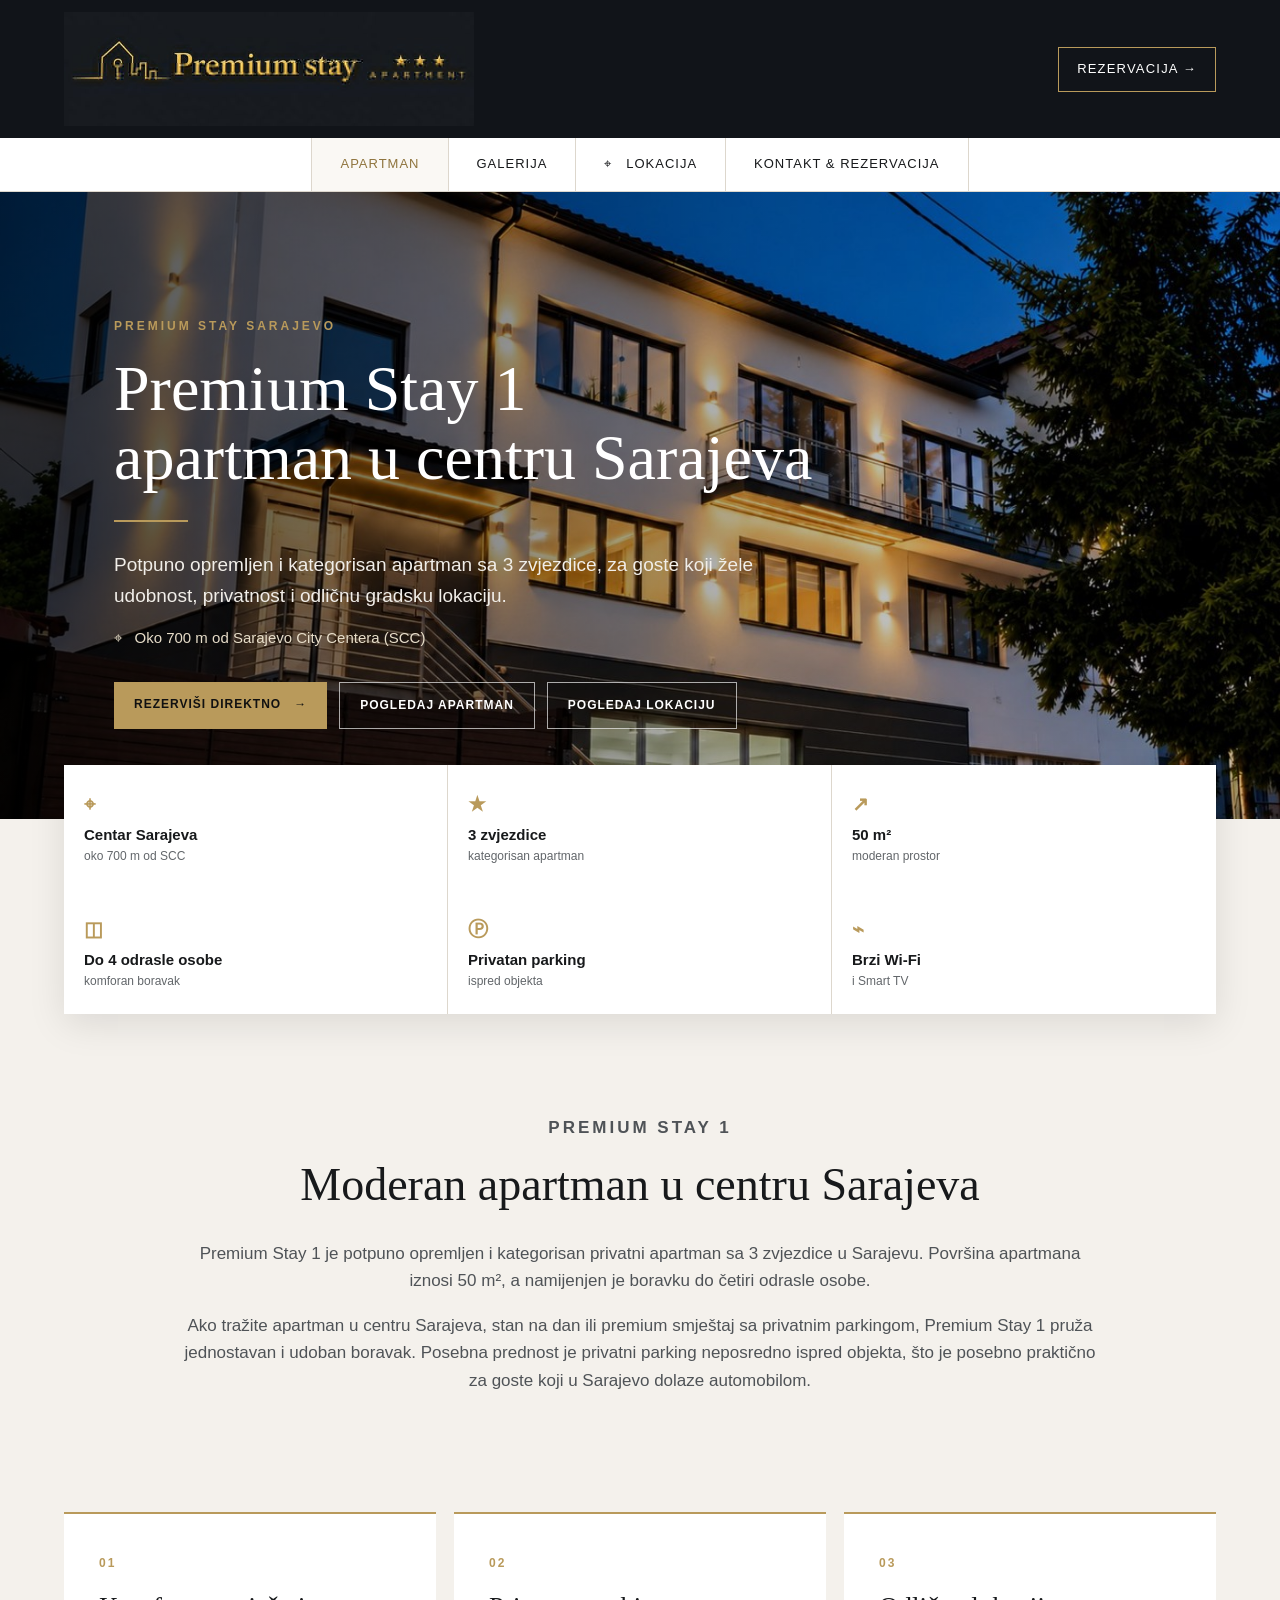
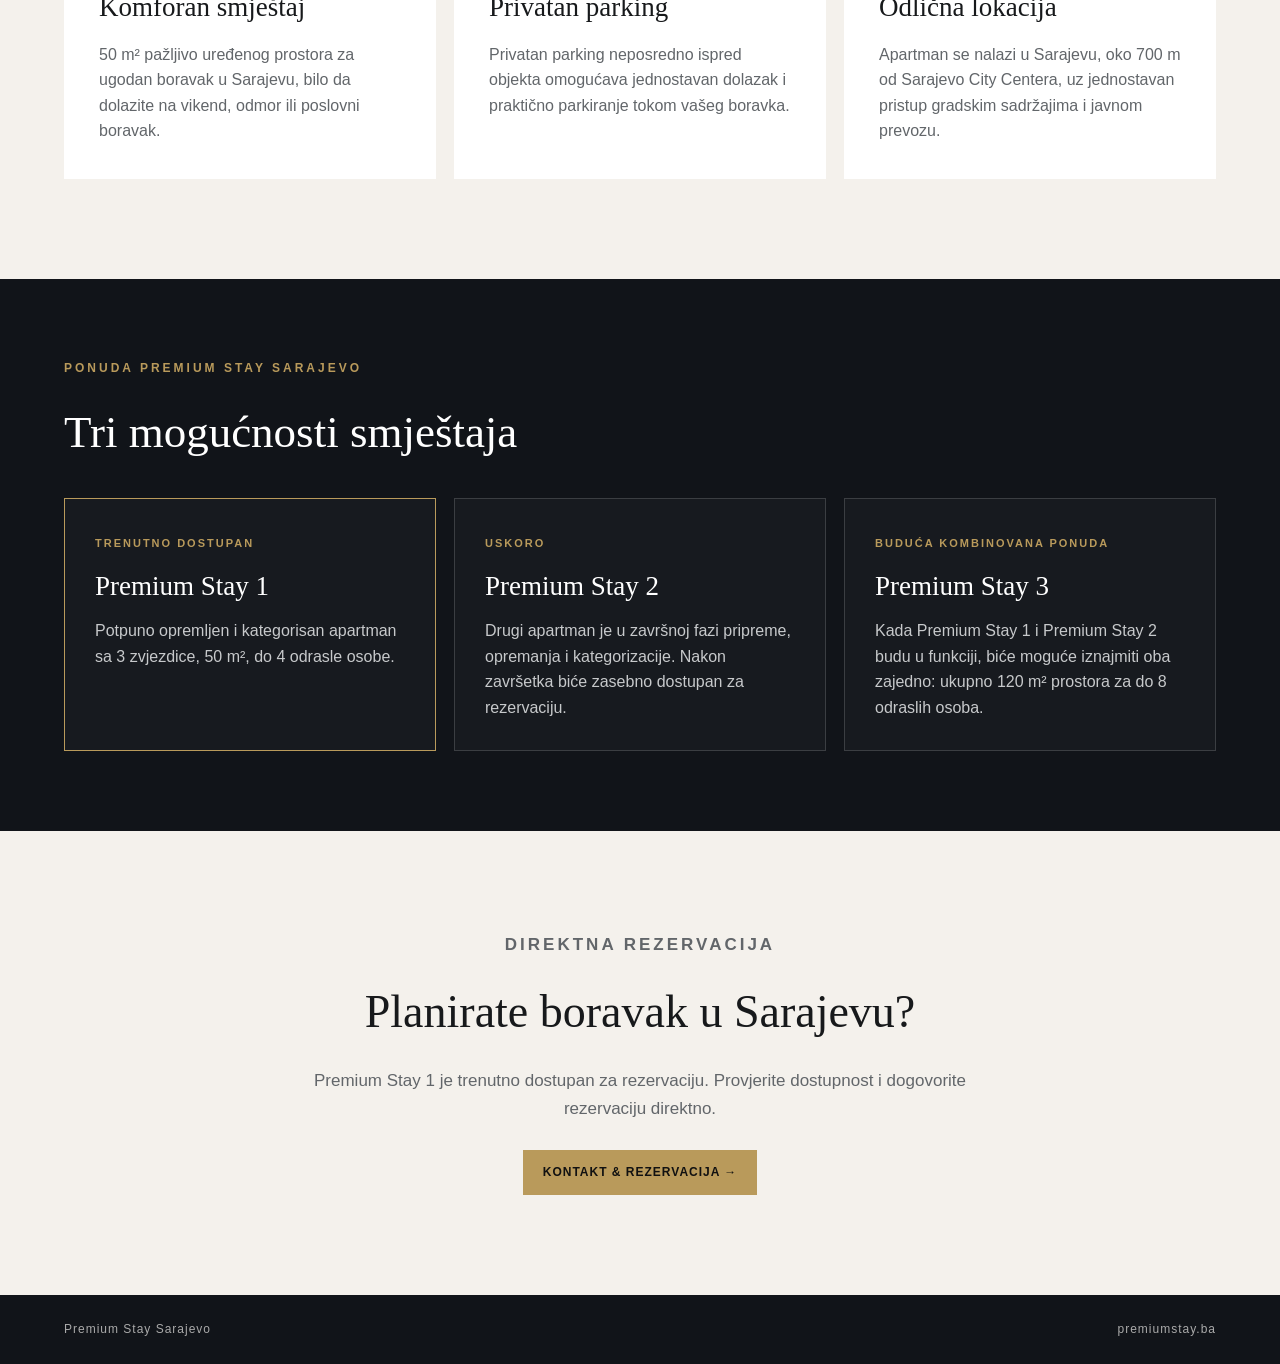
<file: index-new.html>
<!doctype html>
<html lang="bs">
<head>
<meta charset="utf-8">
<meta name="viewport" content="width=device-width,initial-scale=1">
<title>Premium Stay Sarajevo | Apartman u centru Sarajeva sa privatnim parkingom</title>
<meta name="description" content="Premium Stay Sarajevo – Premium Stay 1, potpuno opremljen i kategorisan apartman sa 3 zvjezdice u centru Sarajeva, površine 50 m², sa privatnim parkingom.">
<meta name="robots" content="index,follow">
<link rel="canonical" href="https://premiumstay.ba/">
<meta property="og:type" content="website">
<meta property="og:title" content="Premium Stay Sarajevo | Premium Stay 1">
<meta property="og:description" content="Premium Stay 1 – potpuno opremljen i kategorisan apartman sa 3 zvjezdice, 50 m², do 4 odrasle osobe i privatnim parkingom.">
<meta property="og:url" content="https://premiumstay.ba/">
<meta property="og:image" content="https://premiumstay.ba/hero.jpg">
<style>
:root{--bg:#f4f1ec;--paper:#fff;--ink:#17191b;--muted:#62666a;--gold:#b99a5b;--dark:#111419;--line:#ddd7cd;--max:1180px}
*{box-sizing:border-box}html{scroll-behavior:smooth}body{margin:0;background:var(--bg);color:var(--ink);font-family:Arial,Helvetica,sans-serif;line-height:1.6}.site-header{min-height:86px;background:var(--dark);display:flex;align-items:center;justify-content:space-between;padding:12px max(5vw,24px);gap:24px}.brand{display:block;max-width:430px}.brand-logo{display:block;width:100%;max-width:410px;height:auto;object-fit:contain}.header-call{color:#fff;text-decoration:none;border:1px solid var(--gold);padding:11px 18px;font-size:13px;letter-spacing:1.2px;white-space:nowrap}.tabs{background:#fff;border-bottom:1px solid var(--line);display:flex;justify-content:center;gap:0}.tabs a{color:var(--ink);text-decoration:none;padding:16px 28px;font-size:13px;letter-spacing:1px;border-left:1px solid var(--line)}.tabs a:last-child{border-right:1px solid var(--line)}.tabs a:hover,.tabs .active{color:#8f743d;background:#faf8f4}.hero{position:relative;min-height:620px;overflow:hidden;background:#17191b}.hero>img{position:absolute;inset:0;width:100%;height:100%;object-fit:cover;object-position:center center}.hero-shade{position:absolute;inset:0;background:linear-gradient(90deg,rgba(0,0,0,.72),rgba(0,0,0,.30) 58%,rgba(0,0,0,.12))}.hero-content{position:relative;z-index:2;max-width:var(--max);margin:auto;padding:125px 5vw 90px;color:#fff}.eyebrow{margin:0 0 18px;color:var(--gold);font-size:12px;letter-spacing:3px;font-weight:700}.hero h1{font-family:Georgia,'Times New Roman',serif;font-size:clamp(38px,5vw,66px);line-height:1.08;max-width:800px;margin:0;font-weight:500}.gold-line{width:74px;height:2px;background:var(--gold);margin:28px 0}.lead{font-size:19px;max-width:650px;color:#f1eee9;margin:0 0 14px}.distance{font-size:15px;color:#e7ddc9}.hero-actions{display:flex;flex-wrap:wrap;gap:12px;margin-top:32px}.btn{display:inline-block;padding:13px 20px;text-decoration:none;font-size:12px;letter-spacing:1px;font-weight:700}.btn.primary{background:var(--gold);color:#111}.btn.secondary{border:1px solid rgba(255,255,255,.65);color:#fff;background:rgba(0,0,0,.18)}.facts{width:min(var(--max),90%);margin:-54px auto 0;position:relative;z-index:3;background:#fff;display:grid;grid-template-columns:repeat(3,1fr);box-shadow:0 10px 35px rgba(0,0,0,.10)}.facts div{padding:23px 20px;border-right:1px solid var(--line);display:flex;flex-direction:column}.facts div:nth-child(3n){border-right:0}.facts b{color:var(--gold);font-size:20px}.facts strong{font-size:15px;margin-top:3px}.facts span{font-size:12px;color:var(--muted)}.section{width:min(var(--max),90%);margin:0 auto;padding:100px 0}.intro{max-width:920px;text-align:center}.intro h2,.cta h2{font-family:Georgia,'Times New Roman',serif;font-size:clamp(30px,4vw,46px);line-height:1.15;font-weight:500;margin:0 0 28px}.intro p{font-size:17px;color:#4f5357;margin:0 auto 18px}.details{display:grid;grid-template-columns:repeat(3,1fr);gap:18px;padding-top:0}.detail-card{background:#fff;padding:35px;border-top:2px solid var(--gold)}.detail-number{font-size:12px;letter-spacing:2px;color:var(--gold);font-weight:700}.detail-card h3{font-family:Georgia,'Times New Roman',serif;font-size:27px;font-weight:500;margin:12px 0}.detail-card p{color:var(--muted);margin:0}.offer-section{background:var(--dark);color:#fff;padding:80px 5%;}.offer-inner{width:min(var(--max),100%);margin:auto}.offer-section h2{font-family:Georgia,'Times New Roman',serif;font-weight:500;font-size:clamp(30px,4vw,45px);margin:0 0 30px}.offers{display:grid;grid-template-columns:repeat(3,1fr);gap:18px}.offer{border:1px solid #3b3e42;padding:30px;background:#171a1f}.offer.active{border-color:var(--gold)}.offer .tag{color:var(--gold);font-size:11px;letter-spacing:2px;font-weight:700}.offer h3{font-family:Georgia,'Times New Roman',serif;font-size:27px;font-weight:500;margin:10px 0}.offer p{color:#c7c9cb;margin:0}.cta{width:min(var(--max),90%);margin:0 auto;padding:100px 0;text-align:center}.cta p{max-width:700px;margin:0 auto 28px;color:var(--muted);font-size:17px}footer{background:var(--dark);color:#aaa;display:flex;justify-content:space-between;padding:25px 5%;font-size:12px;letter-spacing:1px}@media(max-width:800px){.site-header{padding:10px 16px;min-height:72px}.brand{max-width:270px}.header-call{padding:9px 12px;font-size:11px}.tabs{overflow-x:auto;justify-content:flex-start}.tabs a{padding:14px 16px;font-size:11px;white-space:nowrap}.hero{min-height:650px}.hero>img{object-position:58% center}.hero-shade{background:linear-gradient(90deg,rgba(0,0,0,.70),rgba(0,0,0,.28))}.hero-content{padding:105px 22px 70px}.hero h1{font-size:39px}.lead{font-size:17px}.facts{margin:-35px auto 0;grid-template-columns:repeat(2,1fr)}.facts div{border-bottom:1px solid var(--line)}.facts div:nth-child(3n){border-right:1px solid var(--line)}.facts div:nth-child(2n){border-right:0}.section{padding:72px 0}.details,.offers{grid-template-columns:1fr}.offer-section{padding:65px 5%}footer{flex-direction:column;gap:8px}}
</style>
</head>
<body>
<header class="site-header"><a class="brand" href="index.html" aria-label="Premium Stay Sarajevo"><img class="brand-logo" src="logo-header.jpg" alt="Premium Stay Sarajevo"></a><a class="header-call" href="contact.html">REZERVACIJA →</a></header>
<nav class="tabs" aria-label="Glavna navigacija"><a class="active" href="index.html">APARTMAN</a><a href="gallery.html">GALERIJA</a><a href="location.html">⌖ &nbsp; LOKACIJA</a><a href="contact.html">KONTAKT &amp; REZERVACIJA</a></nav>
<main>
<section class="hero"><img src="hero.jpg" alt="Premium Stay Sarajevo – objekat i privatni parking u večernjem ambijentu"><div class="hero-shade"></div><div class="hero-content"><p class="eyebrow">PREMIUM STAY SARAJEVO</p><h1>Premium Stay 1<br>apartman u centru Sarajeva</h1><div class="gold-line"></div><p class="lead">Potpuno opremljen i kategorisan apartman sa 3 zvjezdice, za goste koji žele udobnost, privatnost i odličnu gradsku lokaciju.</p><p class="distance">⌖ &nbsp; Oko 700 m od Sarajevo City Centera (SCC)</p><div class="hero-actions"><a class="btn primary" href="contact.html">REZERVIŠI DIREKTNO &nbsp; →</a><a class="btn secondary" href="#apartman">POGLEDAJ APARTMAN</a><a class="btn secondary" href="location.html">POGLEDAJ LOKACIJU</a></div></div></section>
<section class="facts" id="apartman"><div><b>⌖</b><strong>Centar Sarajeva</strong><span>oko 700 m od SCC</span></div><div><b>★</b><strong>3 zvjezdice</strong><span>kategorisan apartman</span></div><div><b>↗</b><strong>50 m²</strong><span>moderan prostor</span></div><div><b>◫</b><strong>Do 4 odrasle osobe</strong><span>komforan boravak</span></div><div><b>Ⓟ</b><strong>Privatan parking</strong><span>ispred objekta</span></div><div><b>⌁</b><strong>Brzi Wi-Fi</strong><span>i Smart TV</span></div></section>
<section class="section intro"><p class="eyebrow">PREMIUM STAY 1</p><h2>Moderan apartman u centru Sarajeva</h2><p>Premium Stay 1 je potpuno opremljen i kategorisan privatni apartman sa 3 zvjezdice u Sarajevu. Površina apartmana iznosi 50 m², a namijenjen je boravku do četiri odrasle osobe.</p><p>Ako tražite apartman u centru Sarajeva, stan na dan ili premium smještaj sa privatnim parkingom, Premium Stay 1 pruža jednostavan i udoban boravak. Posebna prednost je privatni parking neposredno ispred objekta, što je posebno praktično za goste koji u Sarajevo dolaze automobilom.</p></section>
<section class="section details"><div class="detail-card"><span class="detail-number">01</span><h3>Komforan smještaj</h3><p>50 m² pažljivo uređenog prostora za ugodan boravak u Sarajevu, bilo da dolazite na vikend, odmor ili poslovni boravak.</p></div><div class="detail-card"><span class="detail-number">02</span><h3>Privatan parking</h3><p>Privatan parking neposredno ispred objekta omogućava jednostavan dolazak i praktično parkiranje tokom vašeg boravka.</p></div><div class="detail-card"><span class="detail-number">03</span><h3>Odlična lokacija</h3><p>Apartman se nalazi u Sarajevu, oko 700 m od Sarajevo City Centera, uz jednostavan pristup gradskim sadržajima i javnom prevozu.</p></div></section>
<section class="offer-section"><div class="offer-inner"><p class="eyebrow">PONUDA PREMIUM STAY SARAJEVO</p><h2>Tri mogućnosti smještaja</h2><div class="offers"><article class="offer active"><span class="tag">TRENUTNO DOSTUPAN</span><h3>Premium Stay 1</h3><p>Potpuno opremljen i kategorisan apartman sa 3 zvjezdice, 50 m², do 4 odrasle osobe.</p></article><article class="offer"><span class="tag">USKORO</span><h3>Premium Stay 2</h3><p>Drugi apartman je u završnoj fazi pripreme, opremanja i kategorizacije. Nakon završetka biće zasebno dostupan za rezervaciju.</p></article><article class="offer"><span class="tag">BUDUĆA KOMBINOVANA PONUDA</span><h3>Premium Stay 3</h3><p>Kada Premium Stay 1 i Premium Stay 2 budu u funkciji, biće moguće iznajmiti oba zajedno: ukupno 120 m² prostora za do 8 odraslih osoba.</p></article></div></div></section>
<section class="cta"><p class="eyebrow">DIREKTNA REZERVACIJA</p><h2>Planirate boravak u Sarajevu?</h2><p>Premium Stay 1 je trenutno dostupan za rezervaciju. Provjerite dostupnost i dogovorite rezervaciju direktno.</p><a class="btn primary" href="contact.html">KONTAKT &amp; REZERVACIJA →</a></section>
</main>
<footer><span>Premium Stay Sarajevo</span><span>premiumstay.ba</span></footer>
</body></html>
</file>
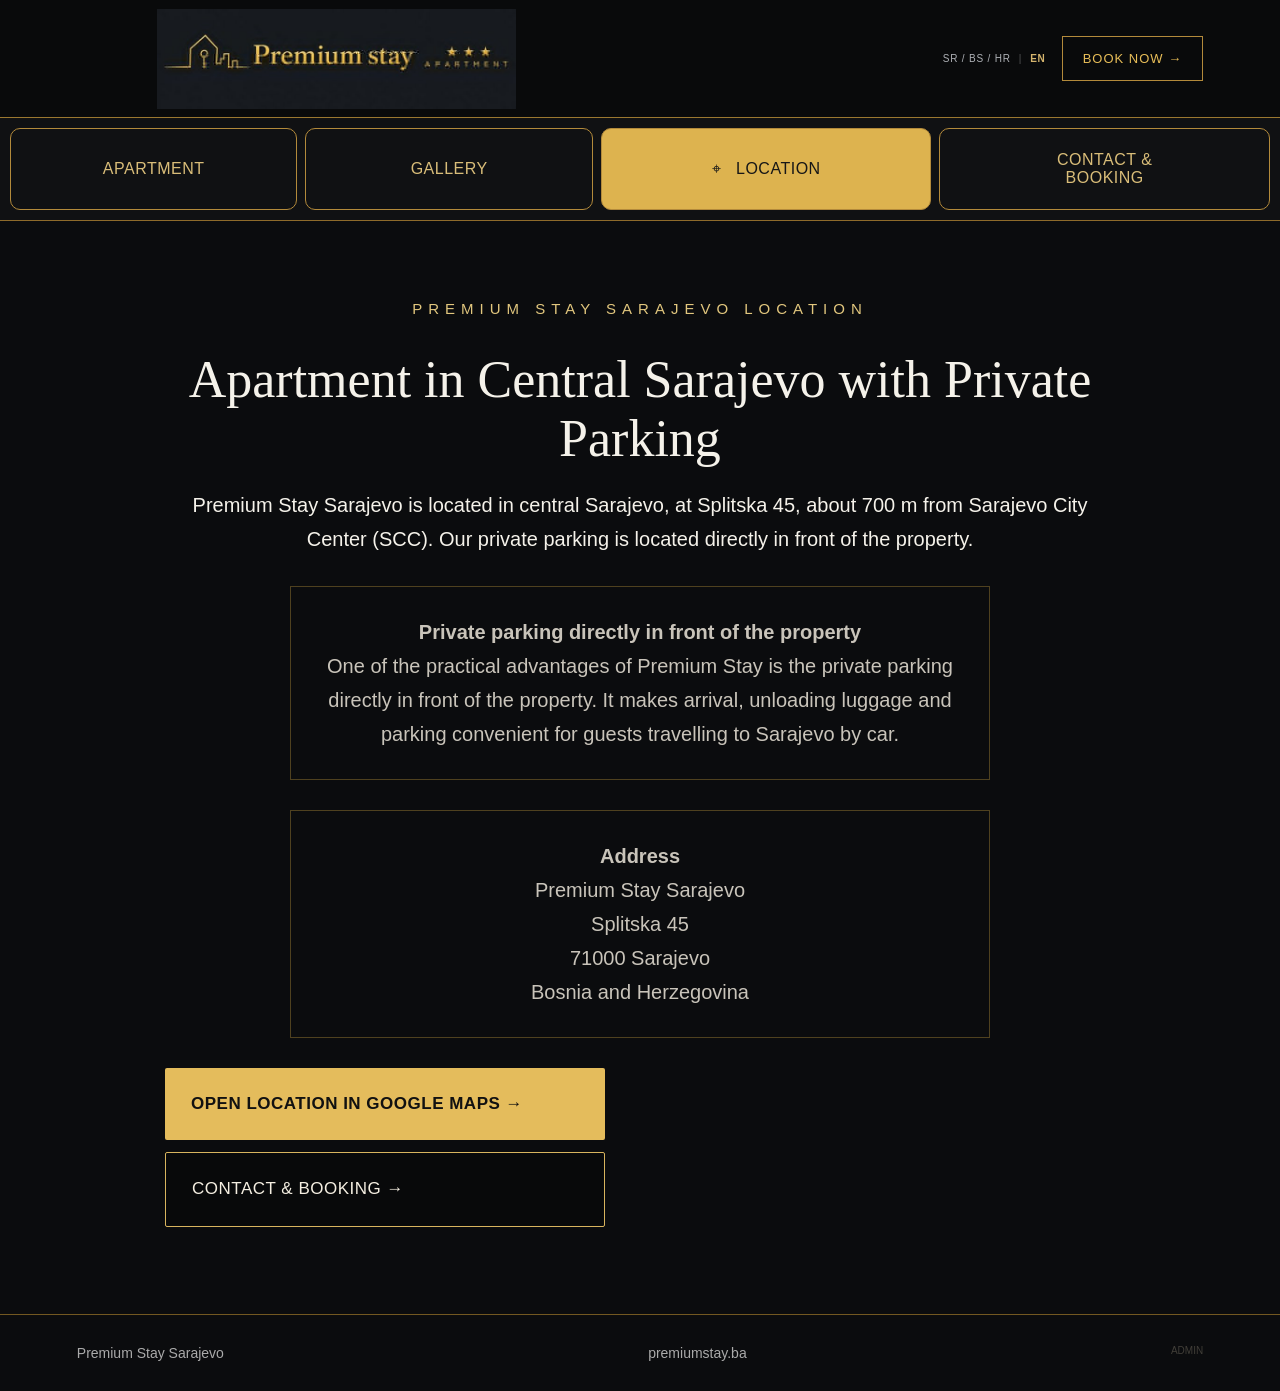
<file: location-en.html>
<!doctype html>
<html lang="en">
<head>
<meta charset="utf-8">
<meta name="viewport" content="width=device-width,initial-scale=1">

<title>Apartment in Central Sarajevo with Private Parking | Premium Stay</title>

<meta name="description" content="Premium Stay 1 – apartment in central Sarajevo at Splitska 45. About 700 m from SCC, about 1 km from Skenderija, with private parking directly in front.">
<meta name="robots" content="index,follow,max-image-preview:large">

<link rel="canonical" href="https://premiumstay.ba/location-en.html">
<link rel="alternate" hreflang="sr" href="https://premiumstay.ba/location.html">
<link rel="alternate" hreflang="bs" href="https://premiumstay.ba/location.html">
<link rel="alternate" hreflang="hr" href="https://premiumstay.ba/location.html">
<link rel="alternate" hreflang="en" href="https://premiumstay.ba/location-en.html">
<link rel="alternate" hreflang="x-default" href="https://premiumstay.ba/location.html">

<meta property="og:type" content="website">
<meta property="og:locale" content="en_US">
<meta property="og:title" content="Apartment in Central Sarajevo with Private Parking | Premium Stay">
<meta property="og:description" content="Premium Stay 1, Splitska 45, Sarajevo. About 700 m from SCC, about 1 km from Skenderija, with private parking directly in front of the property.">
<meta property="og:url" content="https://premiumstay.ba/location-en.html">
<meta property="og:image" content="https://premiumstay.ba/hero.jpg">
<meta property="og:image:alt" content="Premium Stay Sarajevo – apartment in central Sarajevo">
<meta property="og:site_name" content="Premium Stay Sarajevo">

<meta name="twitter:card" content="summary_large_image">
<meta name="twitter:title" content="Location | Premium Stay Sarajevo">
<meta name="twitter:description" content="Apartment in central Sarajevo at Splitska 45, about 700 m from SCC, with private parking.">
<meta name="twitter:image" content="https://premiumstay.ba/hero.jpg">

<link rel="stylesheet" href="style.css">

<script type="application/ld+json">
{
  "@context":"https://schema.org",
  "@type":"LodgingBusiness",
  "@id":"https://premiumstay.ba/#lodging",
  "name":"Premium Stay Sarajevo",
  "url":"https://premiumstay.ba/",
  "image":"https://premiumstay.ba/hero.jpg",
  "telephone":"+38765654123",
  "email":"premiumstay.sa@gmail.com",
  "description":"Premium Stay Sarajevo – Premium Stay 1 is a categorized 3-star apartment in Sarajevo, at Splitska 45, with private parking directly in front of the property.",
  "address":{
    "@type":"PostalAddress",
    "streetAddress":"Splitska 45",
    "addressLocality":"Sarajevo",
    "postalCode":"71000",
    "addressCountry":"BA"
  },
  "hasMap":"https://www.google.com/maps/search/?api=1&query=Splitska%2045%2C%20Sarajevo%2C%20Bosnia%20and%20Herzegovina",
  "amenityFeature":[
    {
      "@type":"LocationFeatureSpecification",
      "name":"Private parking",
      "value":true
    }
  ]
}
</script>

<script type="application/ld+json">
{
  "@context":"https://schema.org",
  "@type":"BreadcrumbList",
  "itemListElement":[
    {
      "@type":"ListItem",
      "position":1,
      "name":"Premium Stay Sarajevo",
      "item":"https://premiumstay.ba/"
    },
    {
      "@type":"ListItem",
      "position":2,
      "name":"Location",
      "item":"https://premiumstay.ba/location-en.html"
    }
  ]
}
</script>

<style>
.lang-switch{display:flex;align-items:center;gap:8px;margin-left:auto;margin-right:16px;font-size:10px;letter-spacing:.08em;white-space:nowrap}
.lang-switch a{color:#aeb1b6}
.lang-switch a.active{color:#d4b46d;font-weight:700}
.lang-switch span{color:#555}
@media(max-width:800px){.lang-switch{font-size:8px;gap:5px;margin-right:8px}}
</style>
</head>

<body>

<header class="site-header">

<a class="brand" href="index-en.html" aria-label="Premium Stay Sarajevo – apartment in central Sarajevo">
<img class="brand-logo" src="logo-header.jpg" alt="Premium Stay Sarajevo – premium apartment in central Sarajevo">
</a>

<div class="lang-switch" aria-label="Language">
<a href="location.html">SR / BS / HR</a>
<span>|</span>
<a class="active" href="location-en.html">EN</a>
</div>

<a class="header-call" href="tel:+38765654123">BOOK NOW →</a>

</header>

<nav class="tabs" aria-label="Main navigation">
<a href="index-en.html">APARTMENT</a>
<a href="gallery-en.html">GALLERY</a>
<a class="active" href="location-en.html">⌖ &nbsp; LOCATION</a>
<a href="contact-en.html">CONTACT &amp;<br>BOOKING</a>
</nav>

<main class="info">

<p class="eyebrow">PREMIUM STAY SARAJEVO LOCATION</p>

<h1>Apartment in Central Sarajevo with Private Parking</h1>

<p>
Premium Stay Sarajevo is located in central Sarajevo, at Splitska 45,
about 700 m from Sarajevo City Center (SCC). Our private parking is
located directly in front of the property.
</p>

<div class="map-note">
<strong>Private parking directly in front of the property</strong>
<br>
One of the practical advantages of Premium Stay is the private parking
directly in front of the property. It makes arrival, unloading luggage
and parking convenient for guests travelling to Sarajevo by car.
</div>

<div class="map-note">
<strong>Address</strong>
<br>
Premium Stay Sarajevo<br>
Splitska 45<br>
71000 Sarajevo<br>
Bosnia and Herzegovina
</div>

<a class="btn primary" href="https://www.google.com/maps/search/?api=1&amp;query=Splitska%2045%2C%20Sarajevo%2C%20Bosnia%20and%20Herzegovina">
OPEN LOCATION IN GOOGLE MAPS →
</a>

<a class="btn secondary" href="contact-en.html">
CONTACT &amp; BOOKING →
</a>

</main>

<footer>
<span>Premium Stay Sarajevo</span>
<span>premiumstay.ba</span>
<a href="admin-gallery.html" style="font-size:10px;color:#5e594f;opacity:.65;">ADMIN</a>
</footer>

</body>
</html>
</file>
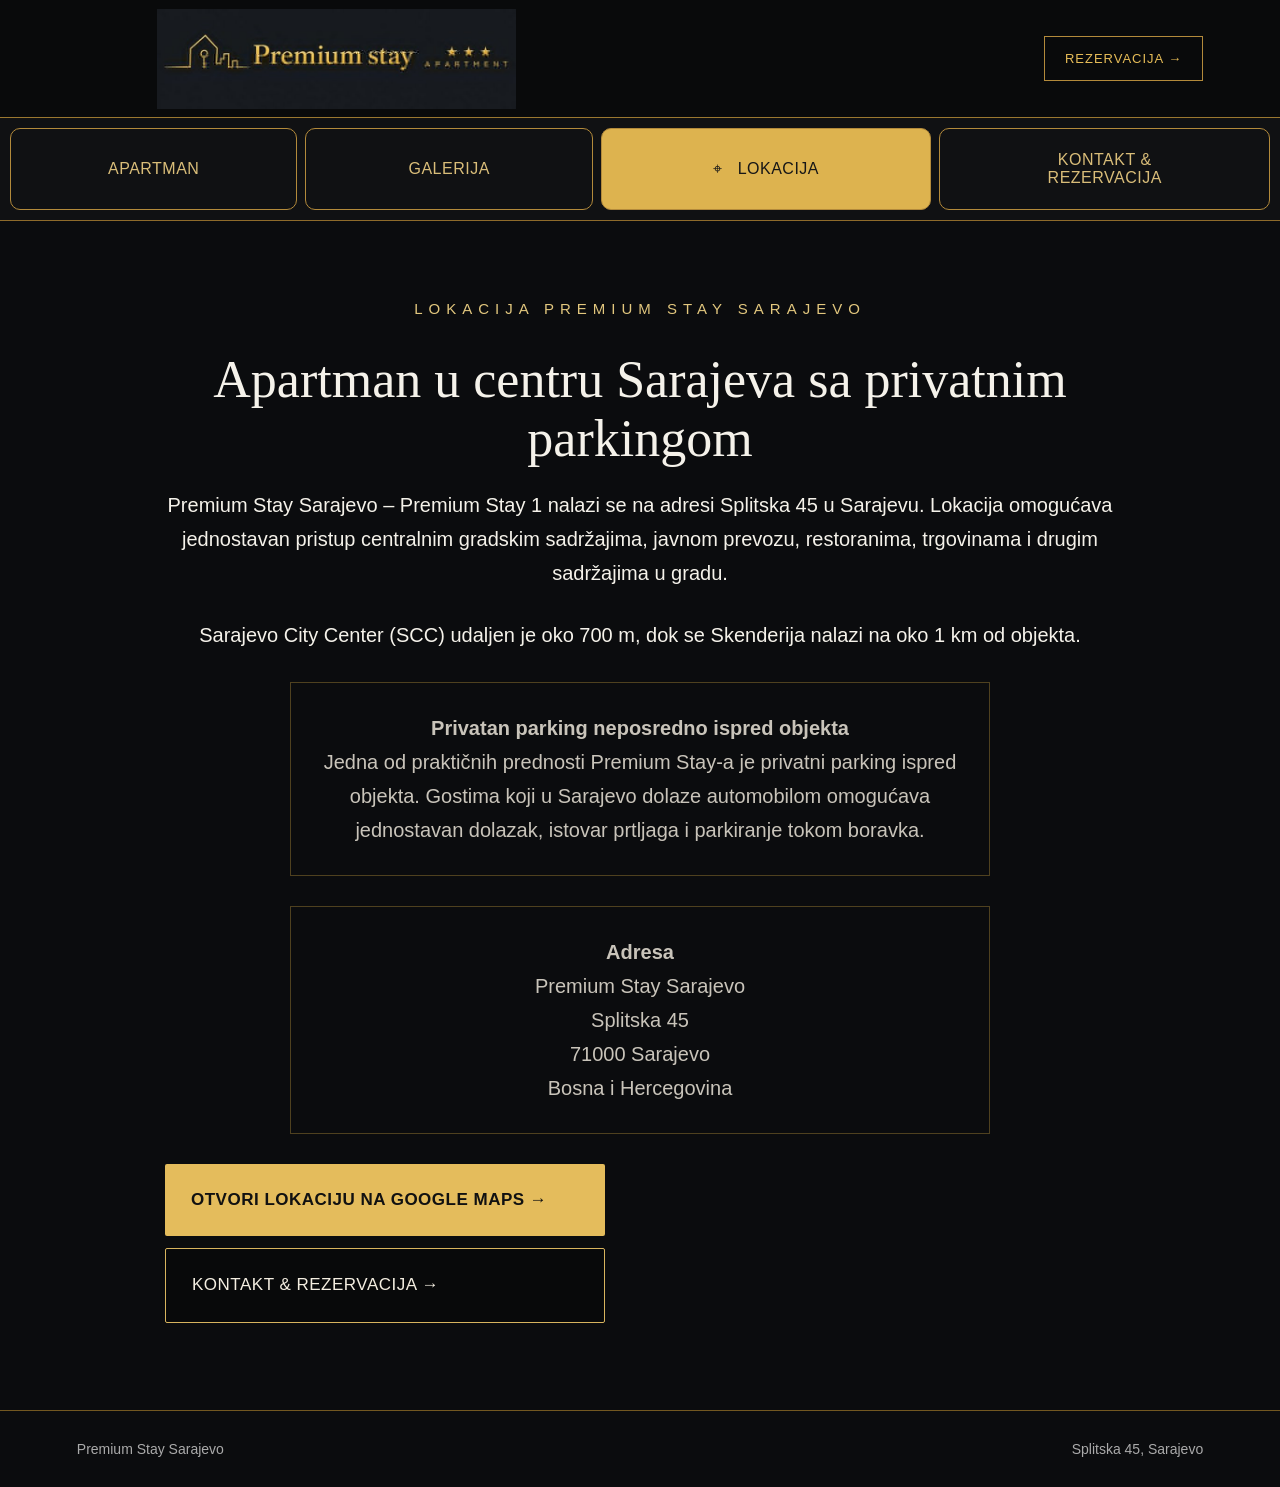
<file: location.html>
<!doctype html>
<html lang="bs">
<head>
<meta charset="utf-8">
<meta name="viewport" content="width=device-width,initial-scale=1">

<title>Apartman Sarajevo centar sa privatnim parkingom | Premium Stay</title>

<meta name="description" content="Premium Stay 1 – apartman u centru Sarajeva, Splitska 45. Oko 700 m od SCC-a, oko 1 km od Skenderije i privatni parking neposredno ispred objekta.">

<meta name="robots" content="index,follow,max-image-preview:large">

<link rel="canonical" href="https://premiumstay.ba/location.html">

<link rel="alternate" hreflang="sr" href="https://premiumstay.ba/location.html">
<link rel="alternate" hreflang="bs" href="https://premiumstay.ba/location.html">
<link rel="alternate" hreflang="hr" href="https://premiumstay.ba/location.html">
<link rel="alternate" hreflang="en" href="https://premiumstay.ba/location-en.html">
<link rel="alternate" hreflang="x-default" href="https://premiumstay.ba/location.html">

<meta property="og:type" content="website">
<meta property="og:locale" content="bs_BA">
<meta property="og:title" content="Apartman Sarajevo centar sa privatnim parkingom | Premium Stay">
<meta property="og:description" content="Premium Stay 1, Splitska 45, Sarajevo. Oko 700 m od SCC-a, oko 1 km od Skenderije i sa privatnim parkingom neposredno ispred objekta.">
<meta property="og:url" content="https://premiumstay.ba/location.html">
<meta property="og:image" content="https://premiumstay.ba/hero.jpg">
<meta property="og:image:alt" content="Premium Stay Sarajevo – apartman u centru Sarajeva">
<meta property="og:site_name" content="Premium Stay Sarajevo">

<meta name="twitter:card" content="summary_large_image">
<meta name="twitter:title" content="Lokacija | Premium Stay Sarajevo">
<meta name="twitter:description" content="Premium Stay 1, Splitska 45, Sarajevo, oko 700 m od SCC-a, sa privatnim parkingom.">
<meta name="twitter:image" content="https://premiumstay.ba/hero.jpg">

<link rel="stylesheet" href="style.css">

<script type="application/ld+json">
{
  "@context": "https://schema.org",
  "@type": "LodgingBusiness",
  "@id": "https://premiumstay.ba/#lodging",
  "name": "Premium Stay Sarajevo",
  "url": "https://premiumstay.ba/",
  "image": [
    "https://premiumstay.ba/hero.jpg"
  ],
  "telephone": "+38765654123",
  "email": "premiumstay.sa@gmail.com",
  "description": "Premium Stay Sarajevo – Premium Stay 1 je apartman sa 3 zvjezdice u Sarajevu, na adresi Splitska 45, sa privatnim parkingom neposredno ispred objekta.",
  "address": {
    "@type": "PostalAddress",
    "streetAddress": "Splitska 45",
    "addressLocality": "Sarajevo",
    "postalCode": "71000",
    "addressCountry": "BA"
  },
  "hasMap": "https://www.google.com/maps/search/?api=1&query=Splitska%2045%2C%20Sarajevo%2C%20Bosnia%20and%20Herzegovina",
  "amenityFeature": [
    {
      "@type": "LocationFeatureSpecification",
      "name": "Privatan parking",
      "value": true
    }
  ]
}
</script>

<script type="application/ld+json">
{
  "@context": "https://schema.org",
  "@type": "BreadcrumbList",
  "itemListElement": [
    {
      "@type": "ListItem",
      "position": 1,
      "name": "Premium Stay Sarajevo",
      "item": "https://premiumstay.ba/"
    },
    {
      "@type": "ListItem",
      "position": 2,
      "name": "Lokacija",
      "item": "https://premiumstay.ba/location.html"
    }
  ]
}
</script>

</head>

<body>

<header class="site-header">

<a class="brand"
   href="index.html"
   aria-label="Premium Stay Sarajevo – apartman u centru Sarajeva">

<img class="brand-logo"
     src="logo-header.jpg"
     alt="Premium Stay Sarajevo – Premium Stay 1">

</a>

<a class="header-call" href="tel:+38765654123">
REZERVACIJA →
</a>

</header>


<nav class="tabs" aria-label="Glavna navigacija">

<a href="index.html">
APARTMAN
</a>

<a href="gallery.html">
GALERIJA
</a>

<a class="active" href="location.html">
⌖ &nbsp; LOKACIJA
</a>

<a href="contact.html">
KONTAKT &amp;<br>REZERVACIJA
</a>

</nav>


<main class="info">

<p class="eyebrow">
LOKACIJA PREMIUM STAY SARAJEVO
</p>

<h1>Apartman u centru Sarajeva sa privatnim parkingom</h1>

<p>
Premium Stay Sarajevo – Premium Stay 1 nalazi se na adresi
Splitska 45 u Sarajevu. Lokacija omogućava jednostavan pristup
centralnim gradskim sadržajima, javnom prevozu, restoranima,
trgovinama i drugim sadržajima u gradu.
</p>

<p>
Sarajevo City Center (SCC) udaljen je oko 700 m, dok se
Skenderija nalazi na oko 1 km od objekta.
</p>

<div class="map-note">

<strong>
Privatan parking neposredno ispred objekta
</strong>

<br>

Jedna od praktičnih prednosti Premium Stay-a je privatni parking
ispred objekta. Gostima koji u Sarajevo dolaze automobilom
omogućava jednostavan dolazak, istovar prtljaga i parkiranje
tokom boravka.

</div>


<div class="map-note">

<strong>
Adresa
</strong>

<br>

Premium Stay Sarajevo<br>
Splitska 45<br>
71000 Sarajevo<br>
Bosna i Hercegovina

</div>


<a class="btn primary"
   href="https://www.google.com/maps/search/?api=1&amp;query=Splitska%2045%2C%20Sarajevo%2C%20Bosnia%20and%20Herzegovina"
   target="_blank"
   rel="noopener">
OTVORI LOKACIJU NA GOOGLE MAPS →
</a>

<a class="btn secondary" href="contact.html">
KONTAKT &amp; REZERVACIJA →
</a>

</main>


<footer>

<span>
Premium Stay Sarajevo
</span>

<span>
Splitska 45, Sarajevo
</span>

</footer>

</body>
</html>
</file>
<file: style.css>
*{box-sizing:border-box}
html{scroll-behavior:smooth}
body{margin:0;background:#0b0c0e;color:#f5f2ea;font-family:Arial,sans-serif}
a{color:inherit;text-decoration:none}
.site-header{min-height:118px;background:#090a0b;border-bottom:1px solid #9b7830;display:flex;align-items:center;justify-content:space-between;padding:0 6%;position:relative;z-index:3}.brand{display:flex;align-items:center;width:min(520px,52vw);height:100px}.brand-logo{display:block;width:100%;height:auto;max-height:100px;object-fit:contain}.header-call{border:1px solid #b38a3b;color:#e7bd58;padding:14px 20px;letter-spacing:1px;font-size:13px}
.tabs{display:grid;grid-template-columns:1fr 1fr 1.15fr 1.15fr;gap:8px;padding:10px;background:#101113;border-bottom:1px solid #8e6b2b;position:relative;z-index:3}.tabs a{min-height:82px;border:1px solid #b38a3b;border-radius:10px;display:flex;align-items:center;justify-content:center;text-align:center;color:#d9bd79;letter-spacing:.5px;transition:.2s}.tabs a:hover,.tabs a.active{background:#ddb34f;color:#171717}
.hero{position:relative;min-height:790px;overflow:hidden;background:#0b0c0e}.hero>img{position:absolute;inset:0;width:100%;height:100%;object-fit:cover;object-position:center center}.hero-shade{position:absolute;inset:0;background:linear-gradient(90deg,rgba(0,0,0,.12),rgba(0,0,0,.20) 38%,rgba(0,0,0,.70) 70%,rgba(0,0,0,.90) 100%)}.hero-content{position:relative;z-index:2;width:min(570px,47%);margin-left:auto;margin-right:7%;padding-top:110px;padding-bottom:70px}.eyebrow{letter-spacing:6px;color:#e2c77e;font-size:15px;margin:0 0 20px}.hero h1{font:500 clamp(48px,5.2vw,82px)/1.03 Georgia,serif;margin:0 0 28px;color:#fff}.gold-line{height:2px;width:95px;background:#d5ae51;margin:25px 0}.lead{font-size:21px;line-height:1.6;max-width:520px}.distance{font-size:17px;color:#e1c36f;margin:28px 0}.hero-actions{margin-top:10px}.btn{display:block;width:min(100%,440px);padding:22px 26px;margin:12px 0;border-radius:2px;text-align:left;font-size:17px;letter-spacing:.5px;transition:.2s}.btn:hover{transform:translateY(-1px)}.primary{background:#e4bc5c;color:#111;font-weight:700}.secondary{border:1px solid #d8b45e;color:#f4eee1;background:rgba(0,0,0,.28)}
.facts{display:grid;grid-template-columns:repeat(6,1fr);background:#0d0f11;border-bottom:1px solid #b08737}.facts div{text-align:center;padding:30px 10px;border-right:1px solid #51431f}.facts div:last-child{border-right:0}.facts b{display:block;color:#e0b84e;font-size:35px;margin-bottom:10px}.facts strong,.facts span{display:block}.facts strong{font-size:16px}.facts span{color:#bbb6ad;margin-top:7px;font-size:14px}.section{max-width:1050px;margin:auto;padding:90px 25px}.intro{text-align:center}.intro h2,.cta h2{font:500 48px/1.1 Georgia,serif;margin:0 0 25px}.intro p:last-child{max-width:760px;margin:0 auto;font-size:20px;line-height:1.75;color:#d0cbc1}.details{display:grid;grid-template-columns:repeat(3,1fr);gap:18px;padding-top:20px}.detail-card{border:1px solid #4f411f;padding:34px 28px;min-height:220px;background:#101113}.detail-number{color:#dcb65d;font-size:13px;letter-spacing:3px}.detail-card h3{font:500 30px Georgia,serif;margin:22px 0 12px}.detail-card p{color:#bbb6ad;line-height:1.6;margin:0}.cta{max-width:1050px;margin:20px auto 90px;padding:70px 30px;text-align:center;border-top:1px solid #705621;border-bottom:1px solid #705621}.cta p:not(.eyebrow){font-size:19px;color:#c8c3b9}.cta .btn{margin:28px auto 0;text-align:center}.info{max-width:1000px;margin:auto;padding:75px 25px;font-size:20px;line-height:1.7;text-align:center}.info h1{font:500 52px Georgia,serif;margin:0 0 20px}.info>p{margin:0 0 28px}.info a:not(.btn){color:#e1bc60}.gallery-grid{display:grid;grid-template-columns:repeat(2,1fr);gap:18px;margin-top:40px}.gallery-grid figure{margin:0;background:#101113;border:1px solid #4f411f}.gallery-grid img{display:block;width:100%;height:360px;object-fit:cover}.gallery-grid figcaption{padding:16px;color:#bdb7ab;text-align:left;font-size:14px}.contact-list{display:grid;gap:14px;max-width:650px;margin:35px auto}.contact-card{display:block;border:1px solid #5a4720;padding:22px;text-align:left;background:#101113}.contact-card strong{display:block;color:#e1bc60;margin-bottom:7px}.map-note{border:1px solid #4f411f;padding:28px;margin:30px auto;max-width:700px;color:#c9c4ba}footer{padding:30px 6%;border-top:1px solid #735821;color:#aaa;display:flex;justify-content:space-between;font-size:14px}
.cross-promo{max-width:1050px;margin:0 auto 90px;padding:0 25px}.cross-promo-inner{position:relative;padding:65px 55px;border:1px solid #4f411f;background:linear-gradient(135deg,#101113 0%,#0d0f11 55%,#11100d 100%);text-align:center;overflow:hidden}.cross-promo-inner::before{content:"";position:absolute;top:0;left:50%;transform:translateX(-50%);width:120px;height:1px;background:#d5ae51}.cross-promo .eyebrow{margin-bottom:18px}.cross-promo h2{position:relative;margin:0 0 25px;font:500 42px/1.15 Georgia,serif;color:#fff}.cross-promo p:not(.eyebrow){position:relative;max-width:760px;margin:0 auto 14px;color:#c8c3b9;font-size:18px;line-height:1.7}.cross-promo strong{color:#e1bc60;font-weight:600}.cross-promo-link{display:inline-flex;align-items:center;justify-content:center;gap:18px;margin-top:25px;padding:17px 25px;border:1px solid #b38a3b;color:#e7bd58;font-size:13px;letter-spacing:1px;transition:.2s}.cross-promo-link span{font-size:18px;line-height:1;transition:.2s}.cross-promo-link:hover{background:#ddb34f;color:#171717}.cross-promo-link:hover span{transform:translateX(4px)}
@media(max-width:800px){.site-header{min-height:92px;height:92px;padding:0 4%;gap:10px}.brand{width:min(270px,64vw);height:78px;flex:1 1 auto}.brand-logo{width:100%;max-height:78px}.header-call{flex:0 0 auto;padding:12px 10px;font-size:10px}.tabs{grid-template-columns:1fr 1fr 1.1fr 1.25fr;gap:5px;padding:8px}.tabs a{min-height:76px;font-size:11px}.hero{min-height:0;height:auto;display:block;overflow:hidden;padding:0;background:#0b0c0e}.hero>img{position:relative;inset:auto;width:100%;height:auto;aspect-ratio:16/9;object-fit:cover;object-position:center center;display:block}.hero-shade{inset:0 0 auto 0;height:56.25vw;background:linear-gradient(180deg,rgba(0,0,0,.03) 0%,rgba(0,0,0,.08) 45%,rgba(0,0,0,.68) 100%);pointer-events:none}.hero-content{width:100%;margin:0;margin-top:-95px;padding:95px 24px 55px;position:relative;left:auto;bottom:auto;background:linear-gradient(180deg,rgba(11,12,14,0) 0,#0b0c0e 105px,#0b0c0e 100%)}.eyebrow{font-size:11px;letter-spacing:4px;margin-bottom:14px}.hero h1{font-size:clamp(38px,10vw,50px);line-height:1.05;margin-bottom:20px}.gold-line{width:82px;margin:20px 0}.lead{font-size:17px;line-height:1.55;max-width:520px}.distance{font-size:14px;line-height:1.5;margin:20px 0}.hero-actions{margin-top:8px}.btn{width:100%;font-size:13px;padding:18px 16px;margin:10px 0}.facts{grid-template-columns:repeat(3,1fr)}.facts div{padding:22px 5px}.facts b{font-size:27px;margin-bottom:9px}.facts strong{font-size:13px}.facts span{font-size:10px}.facts div:nth-child(3){border-right:0}.section{padding:65px 20px}.intro h2,.cta h2{font-size:38px}.intro p:last-child{font-size:17px;line-height:1.65}.details{grid-template-columns:1fr;gap:12px}.detail-card{min-height:auto}.cta{margin:10px 20px 65px;padding:55px 20px}.info{padding:55px 20px;font-size:17px}.info h1{font-size:40px}.gallery-grid{grid-template-columns:1fr}.gallery-grid img{height:270px}.cross-promo{margin:0 20px 65px;padding:0}.cross-promo-inner{padding:50px 20px}.cross-promo h2{font-size:34px;line-height:1.15;margin-bottom:22px}.cross-promo p:not(.eyebrow){font-size:16px;line-height:1.65}.cross-promo-link{width:100%;margin-top:22px;padding:17px 15px;font-size:12px}}
</file>
